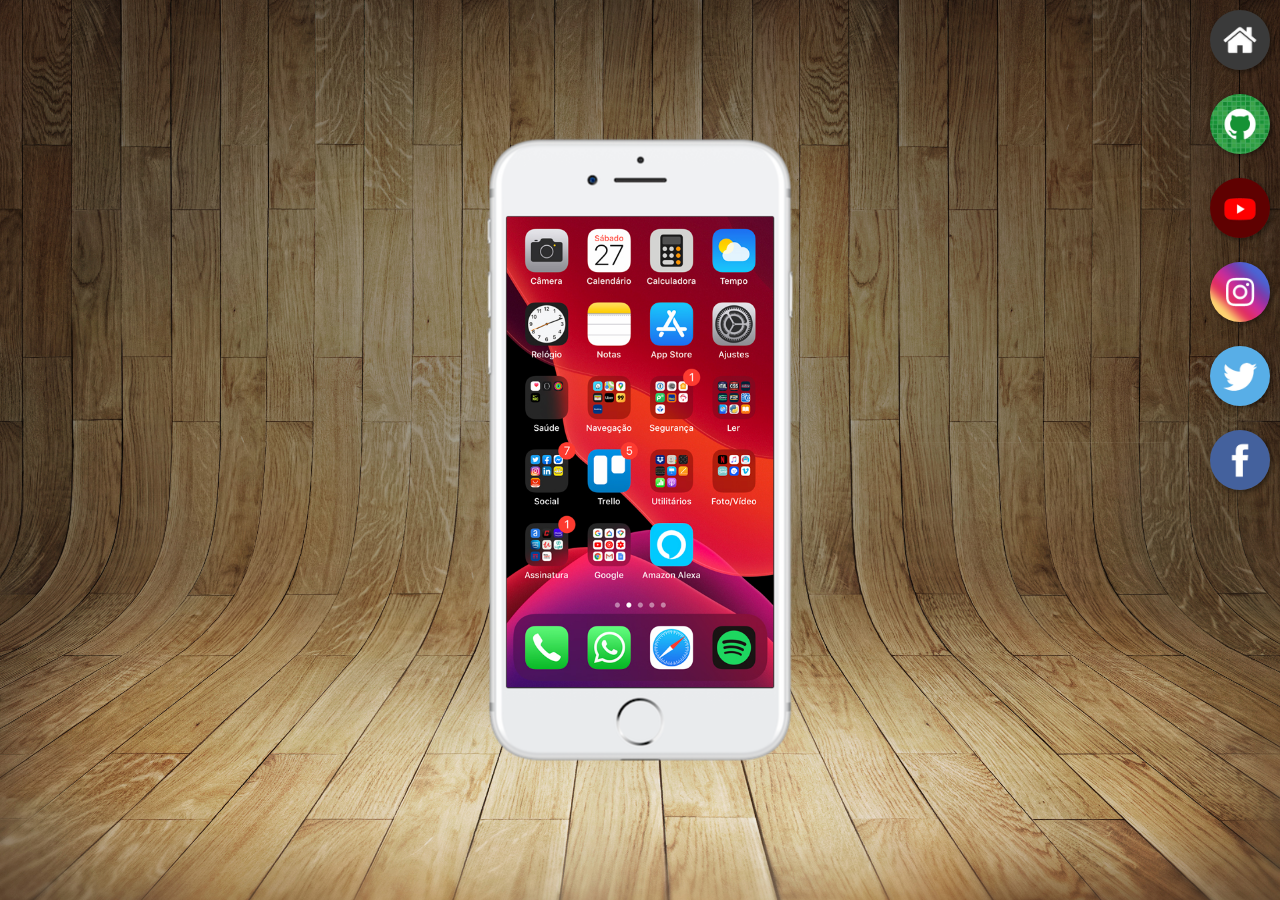
<file: index.html>
<!DOCTYPE html>
<html lang="pt-br">
<head>
    <meta charset="UTF-8">
    <meta name="viewport" content="width=device-width, initial-scale=1.0">
    <title>Projeto Redes Sociais</title>
    <link rel="shortcut icon" href="pacote-d015/pacote-d015/favicon.ico" type="image/x-icon">
    <link rel="stylesheet" href="/estilos/style.css">
</head>
<body>
    <main>
        <section id="telefone">
            <iframe src="home.html" frameborder="0" name="tela" id="tela">Seu navegador não é compatível com isso</iframe>
        </section>

        <section id="redes-sociais">
            <a href="home.html" target="tela"><img src="pacote-d015/pacote-d015/imagens/logo-home.jpg" alt="home" class="logo"></a>

            <a href="github.html" target="tela"><img src="pacote-d015/pacote-d015/imagens/logo-github.jpg" alt="github" class="logo"></a>

            <a href="youtube.html" target="tela"><img src="pacote-d015/pacote-d015/imagens/logo-youtube.jpg" alt="youtube" class="logo"></a>

            <a href="instagram.html" target="tela"><img src="pacote-d015/pacote-d015/imagens/logo-instagram.jpg" alt="youtube" class="logo"></a>

            <a href="twitter.html" target="tela"><img src="pacote-d015/pacote-d015/imagens/logo-twitter.jpg" alt="twitter" class="logo"></a>

            <a href="facebook.html" target="tela"><img src="pacote-d015/pacote-d015/imagens/logo-facebook.jpg" alt="facebook" class="logo"></a>
        </section>
    </main>
</body>
</html>
</file>
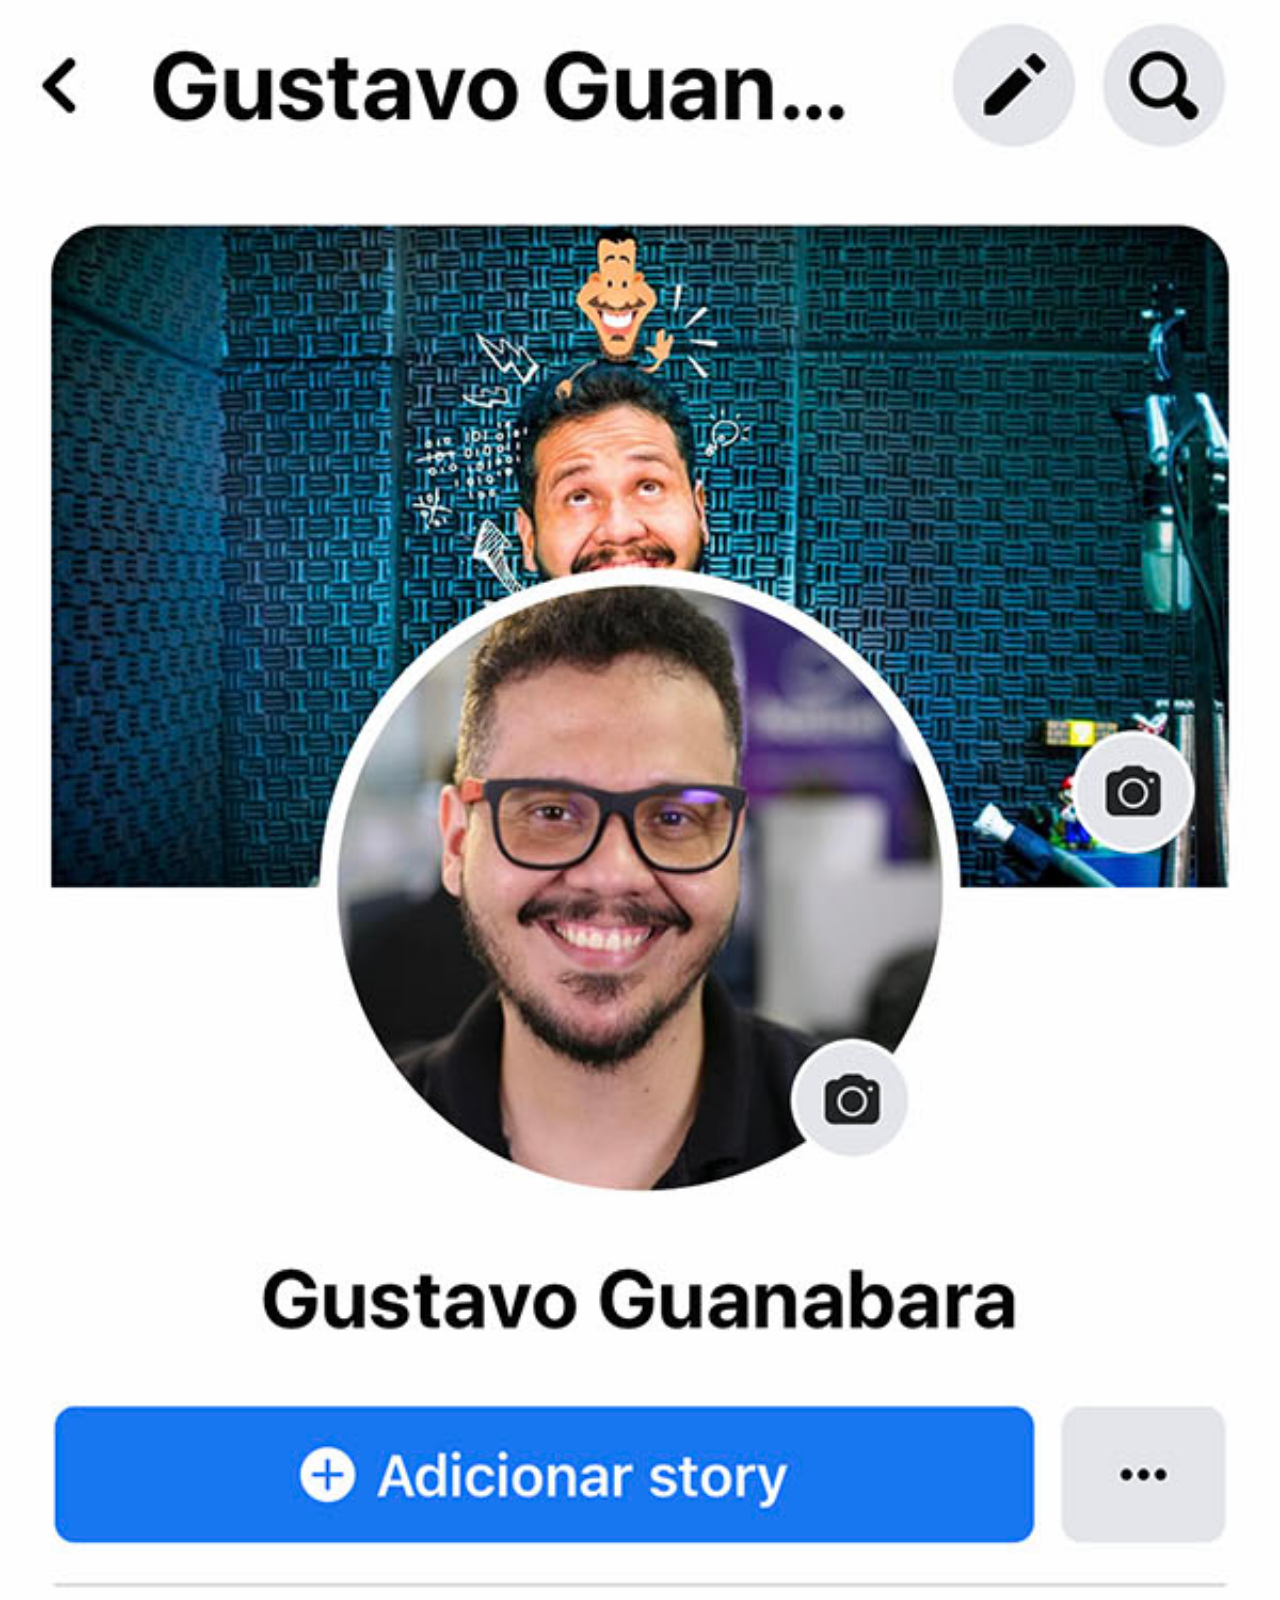
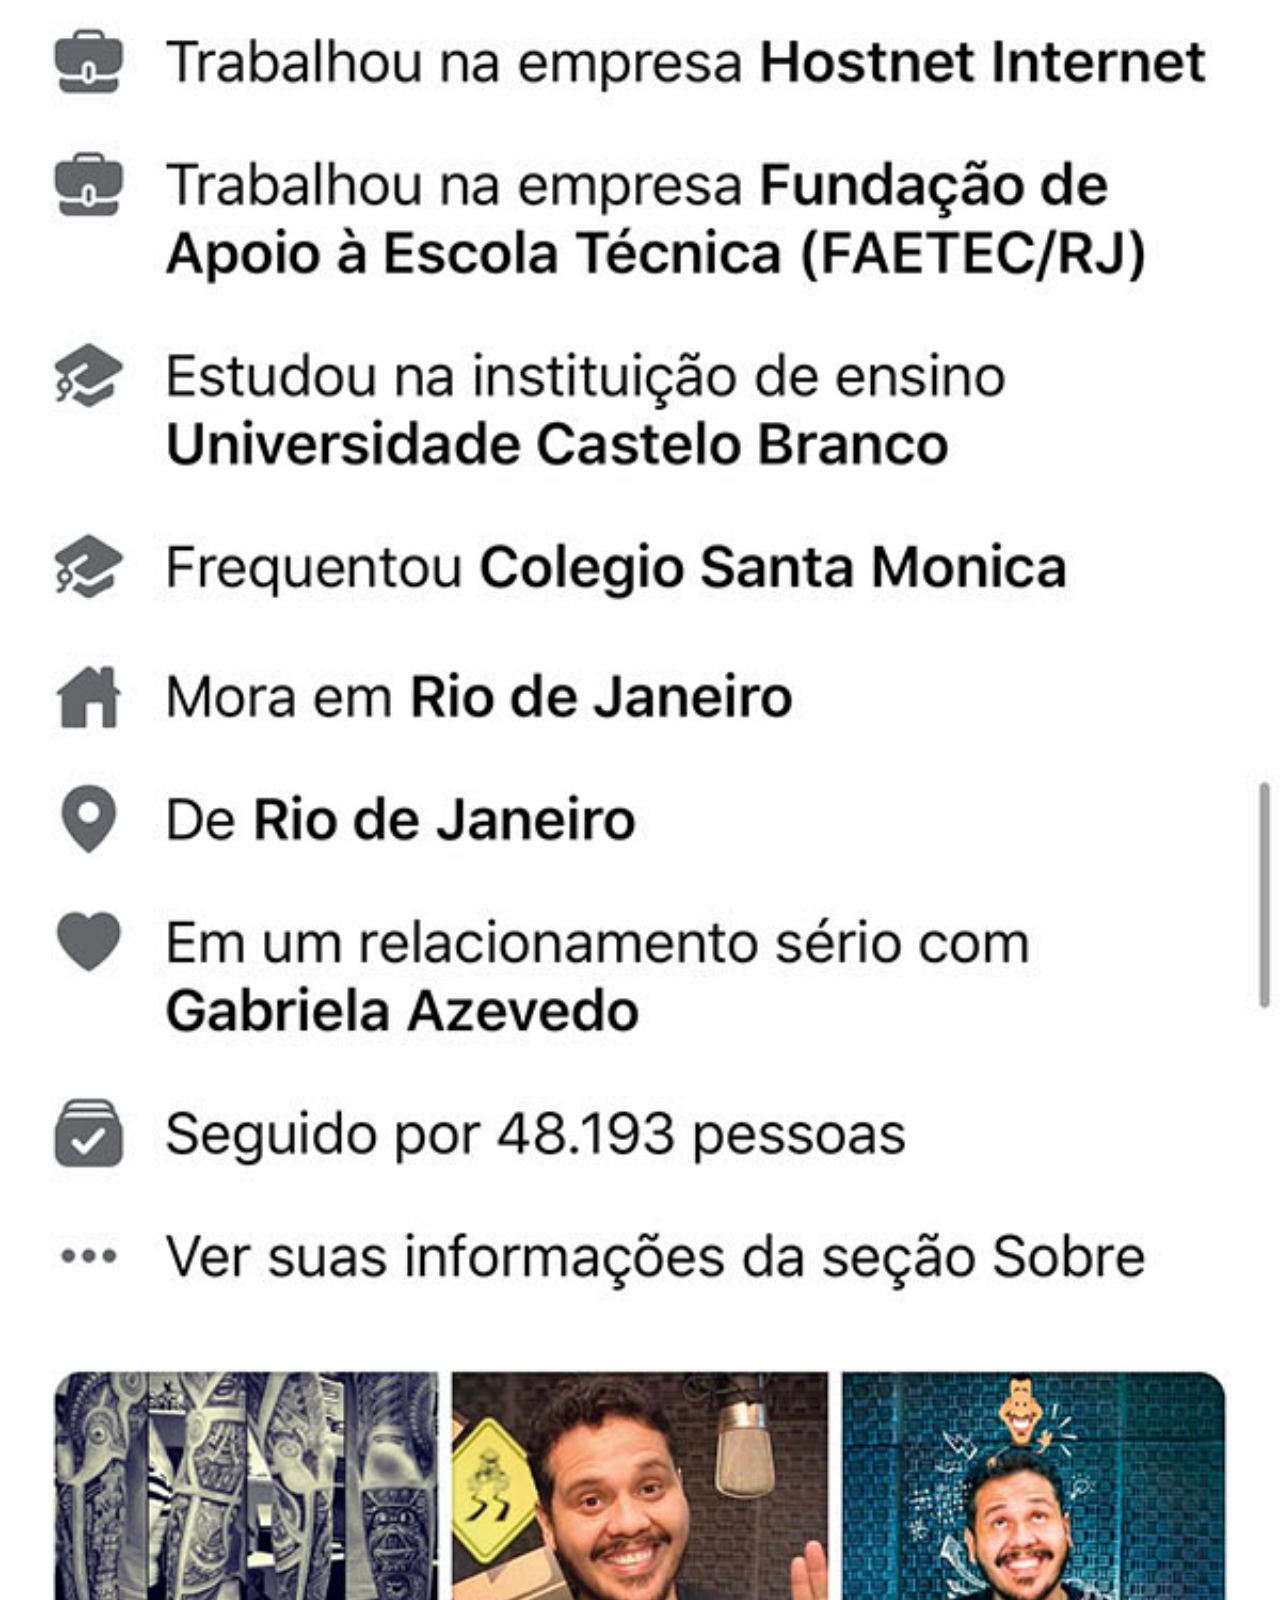
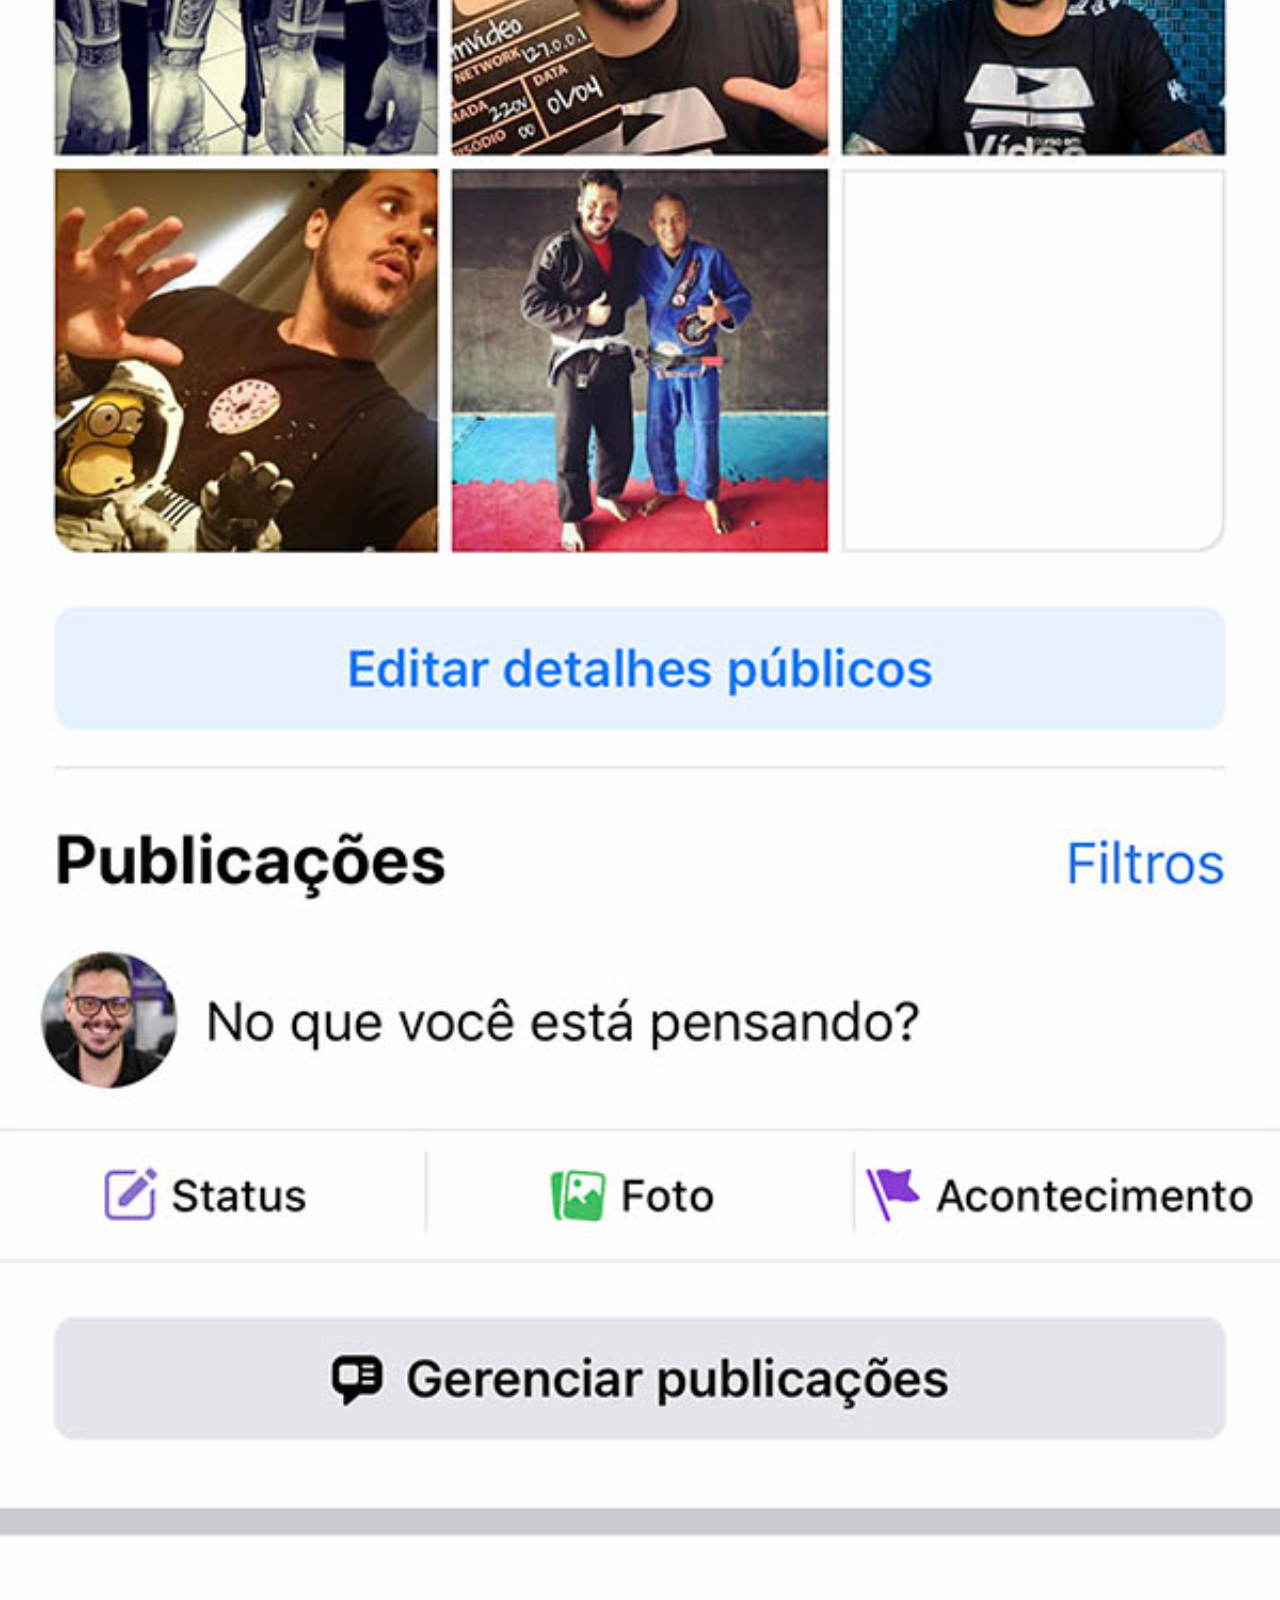
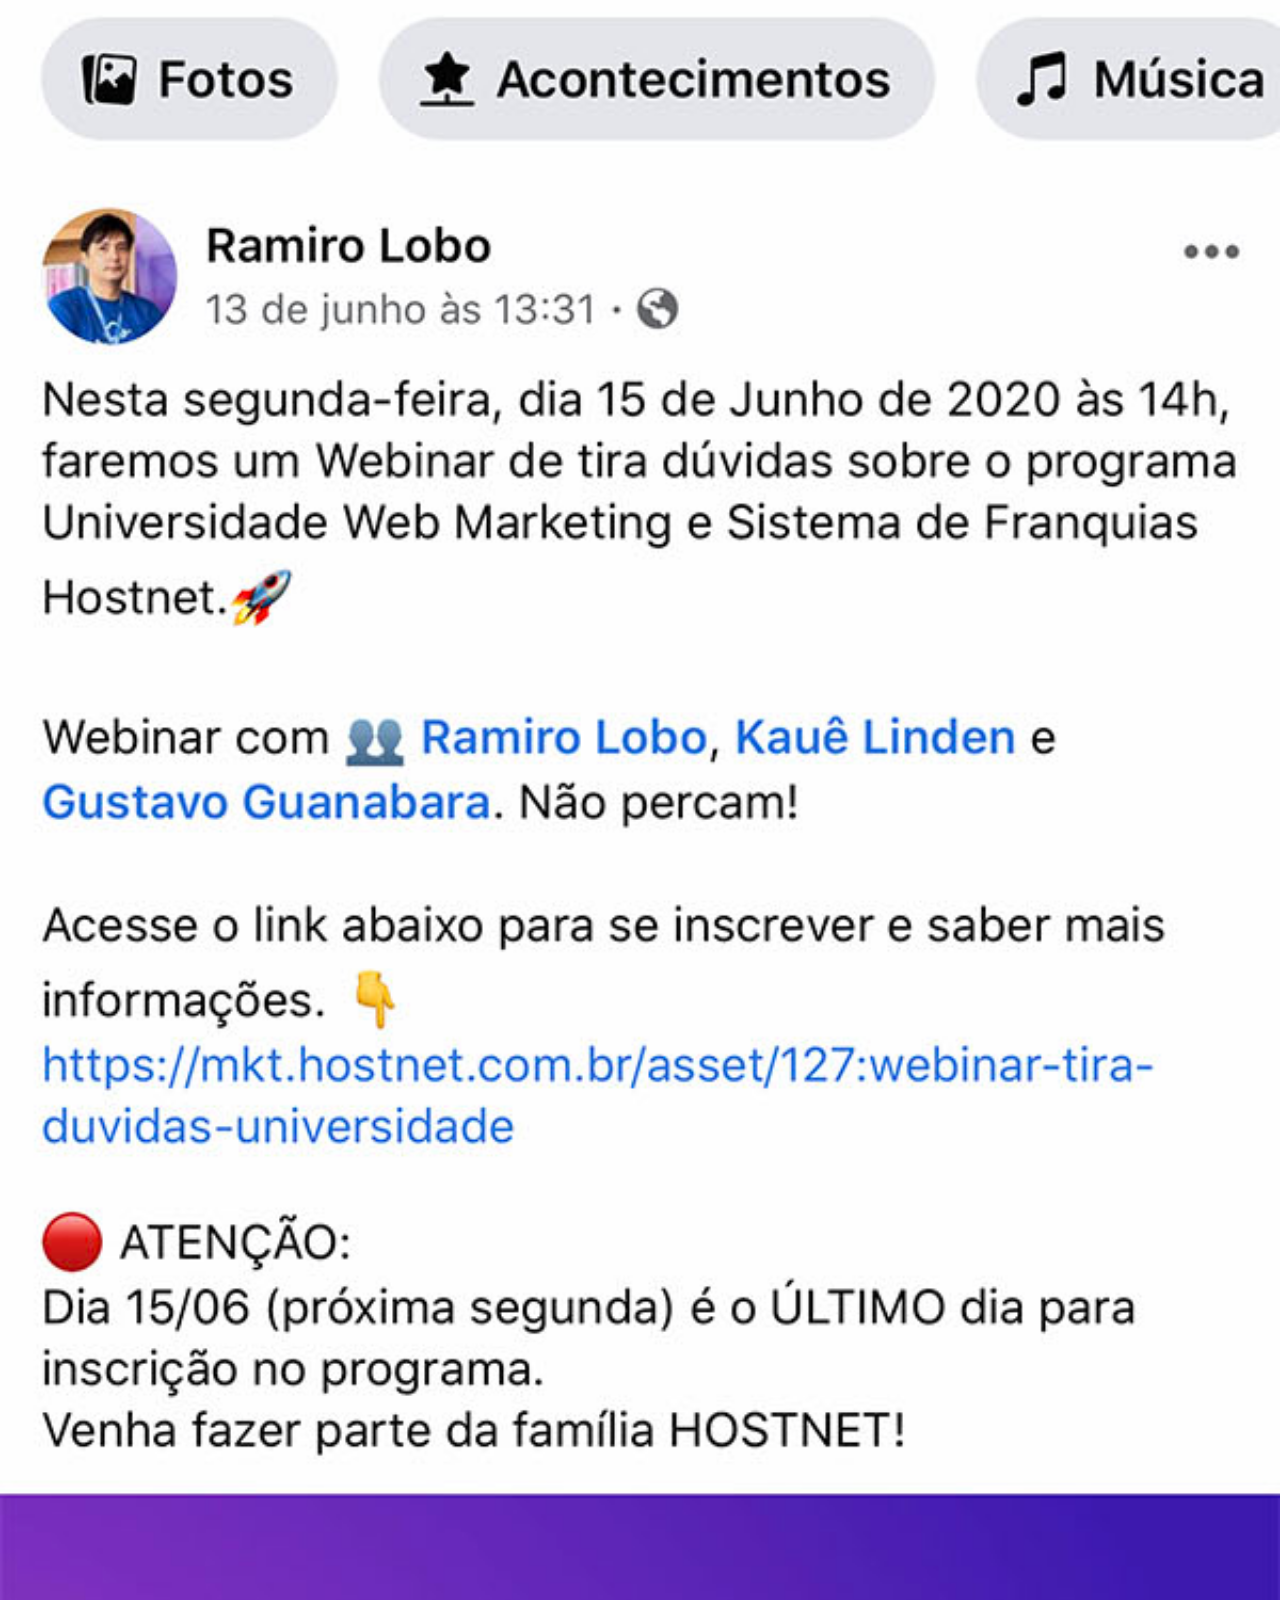
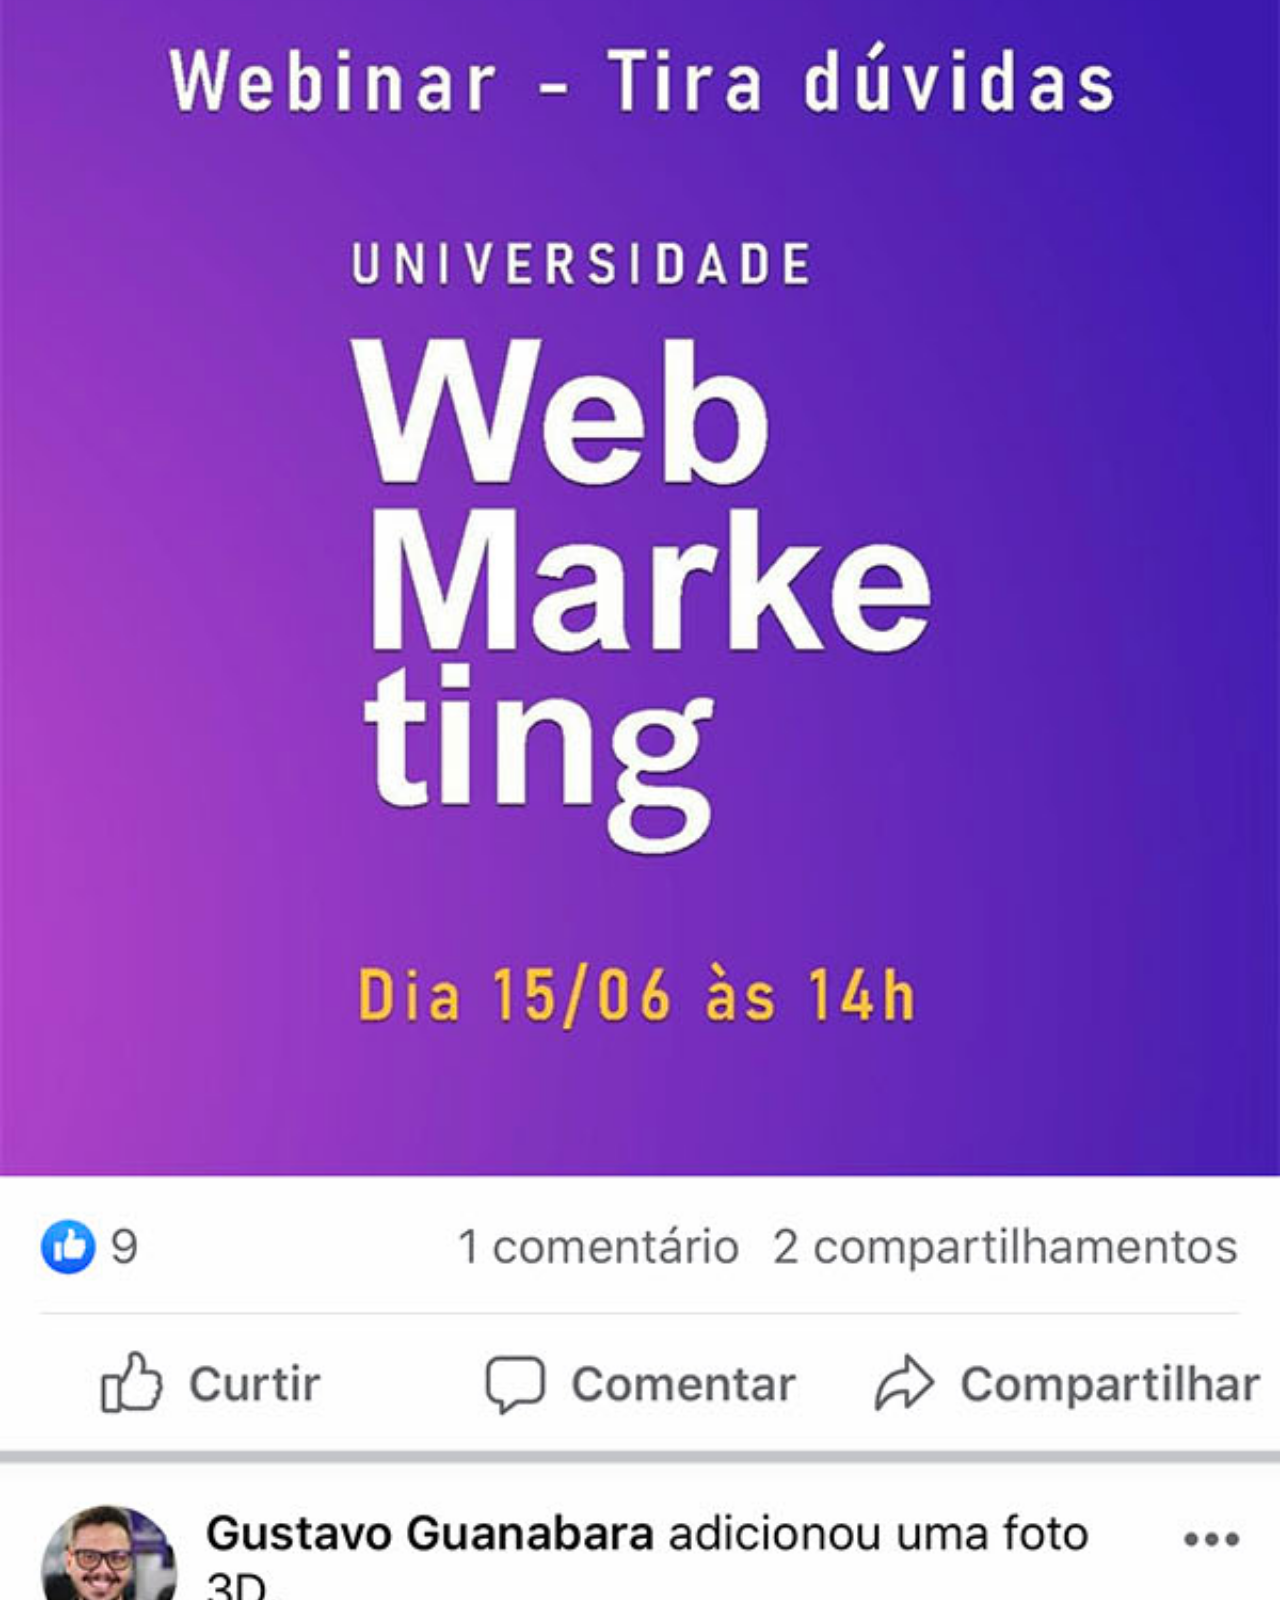
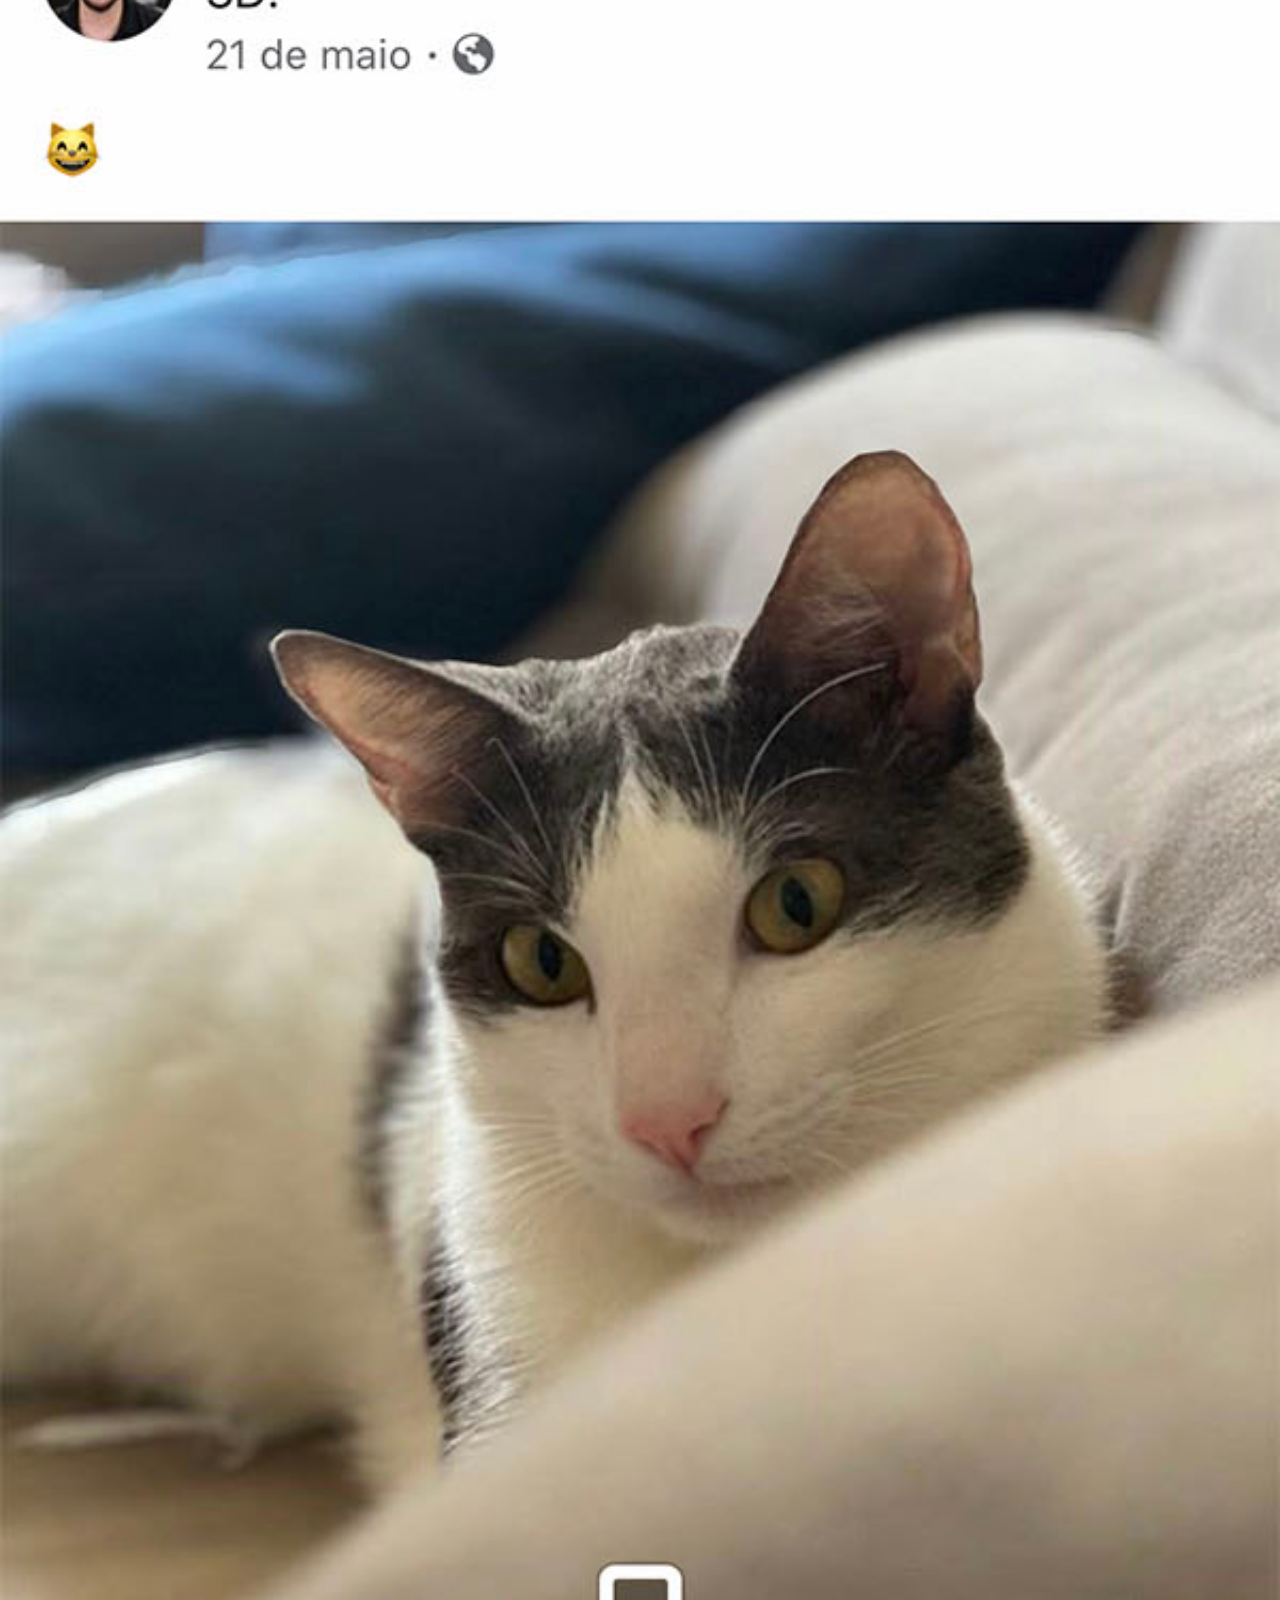
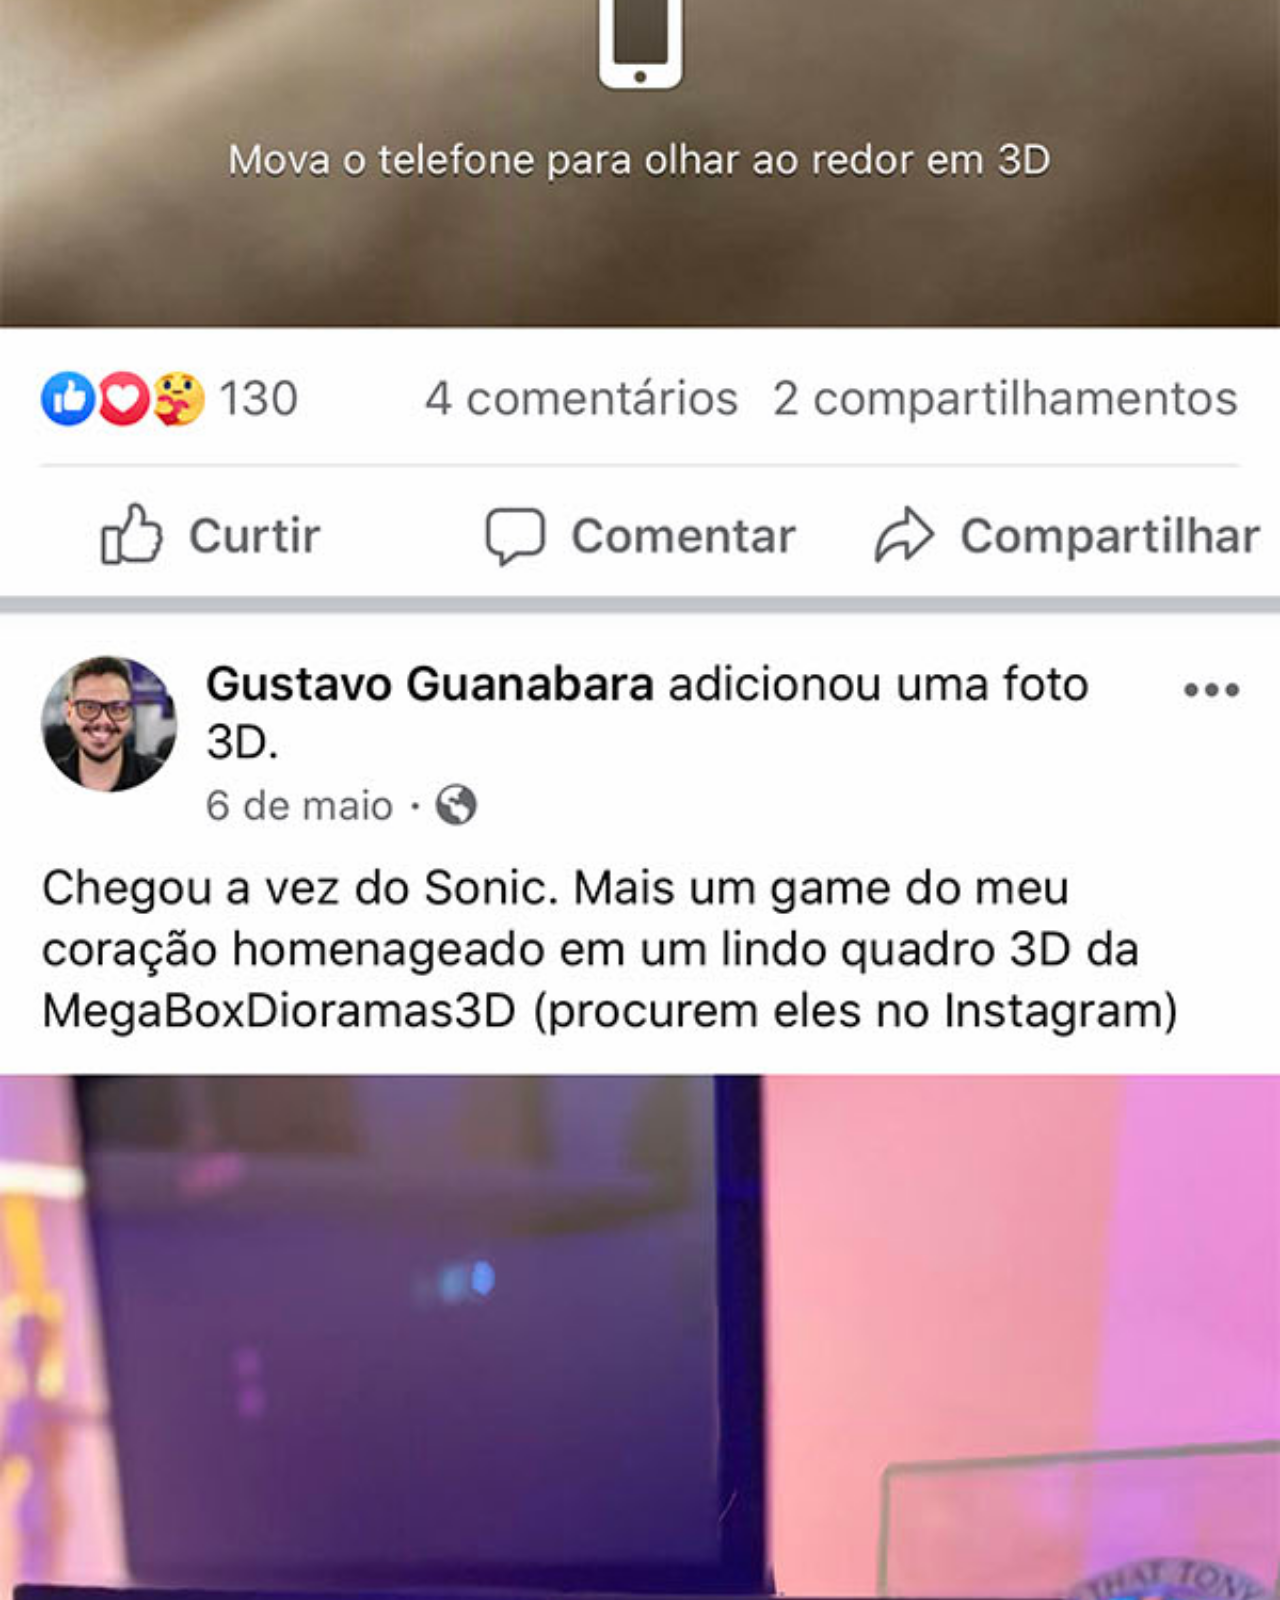
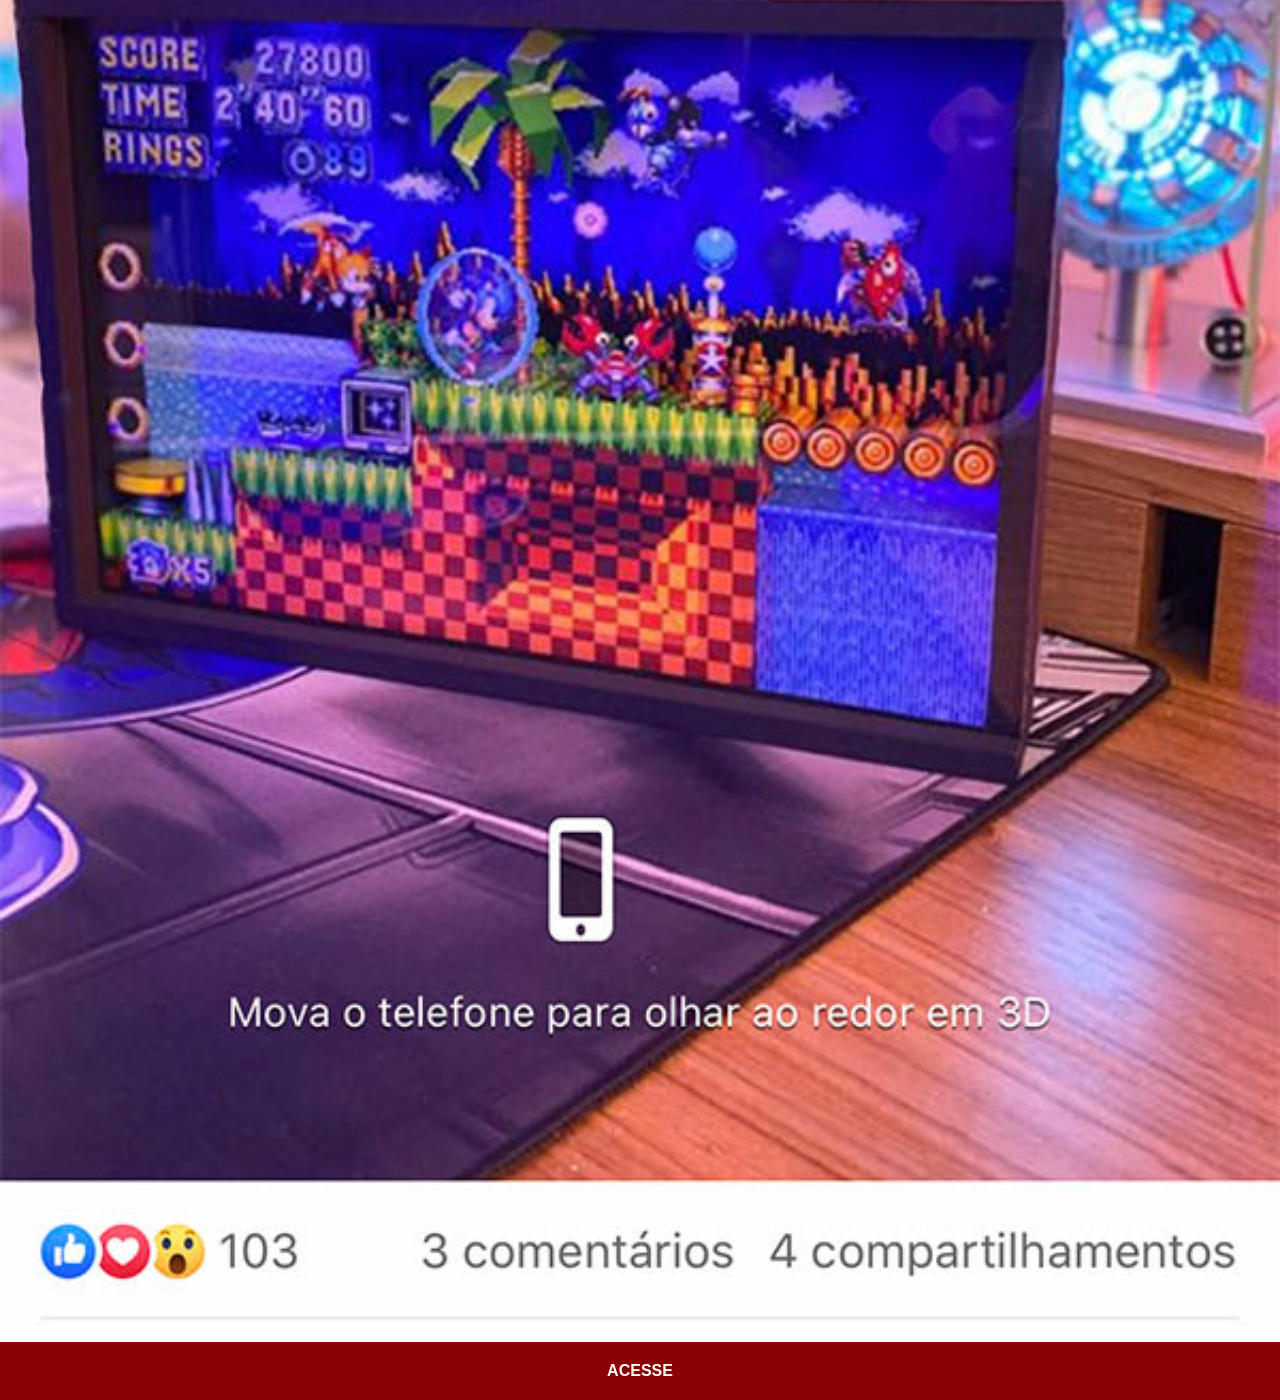
<file: facebook.html>
<!DOCTYPE html>
<html lang="pt-br">
<head>
    <meta charset="UTF-8">
    <meta name="viewport" content="width=device-width, initial-scale=1.0">
    <title>Facebook</title>
    <link rel="stylesheet" href="estilos/social.css".css">
</head>
<body>
    <img src="pacote-d015/pacote-d015/imagens/tela-facebook.jpg" alt="Facebook">
    <a href="https://www.facebook.com/gustavoguanabara" target="_blank">ACESSE</a>
</body>
</html>
</file>
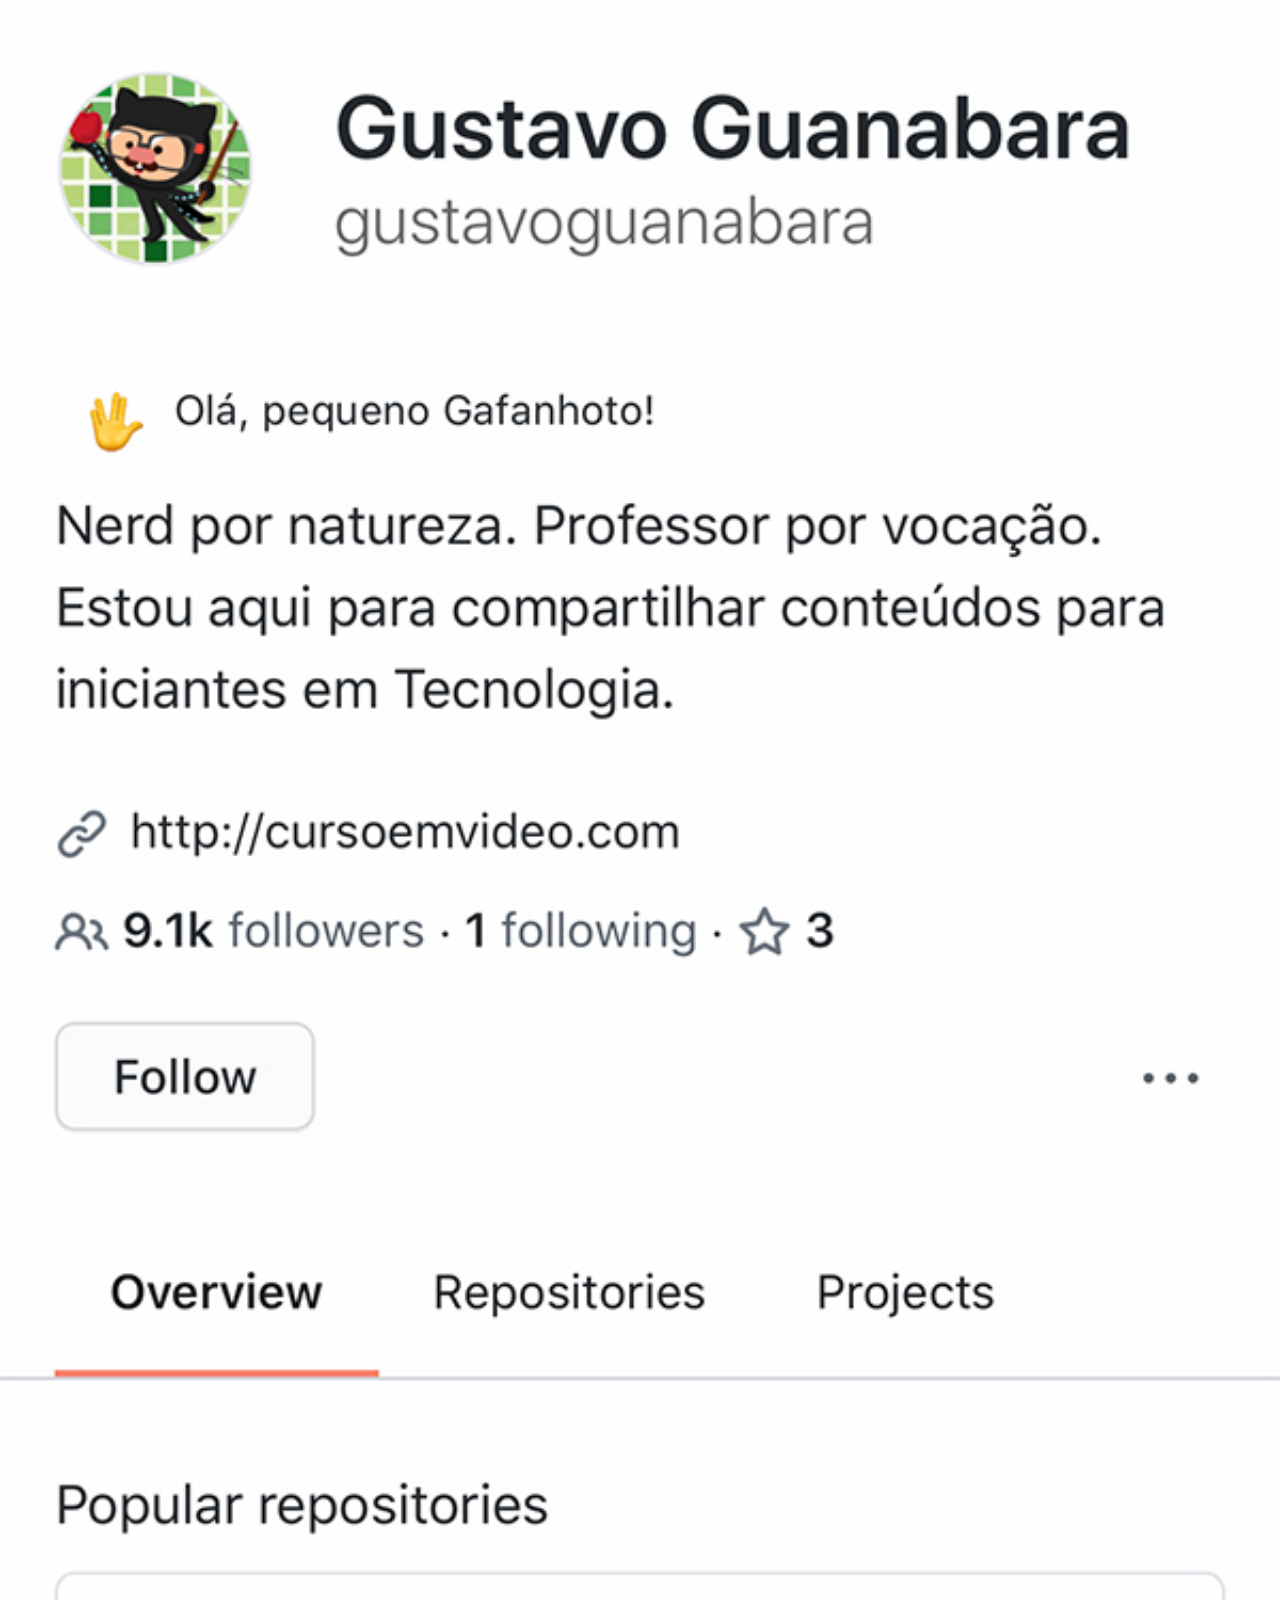
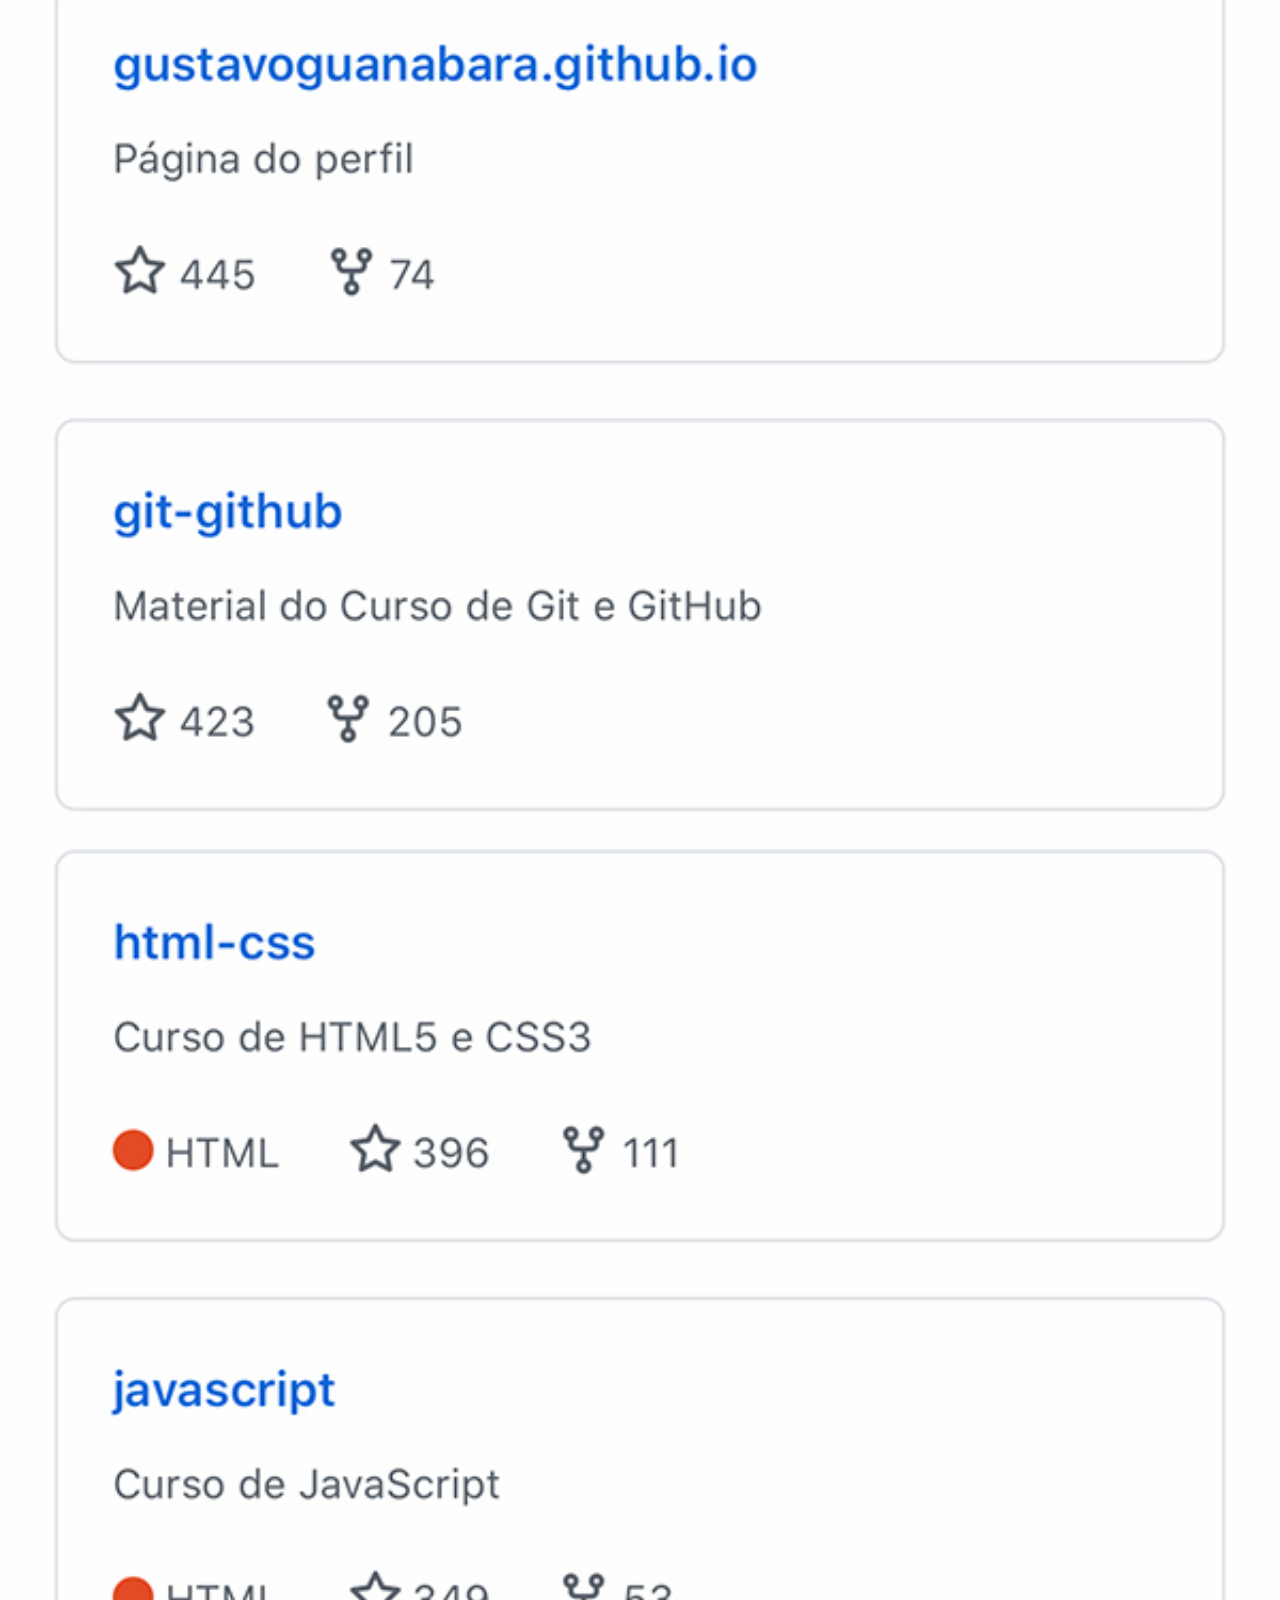
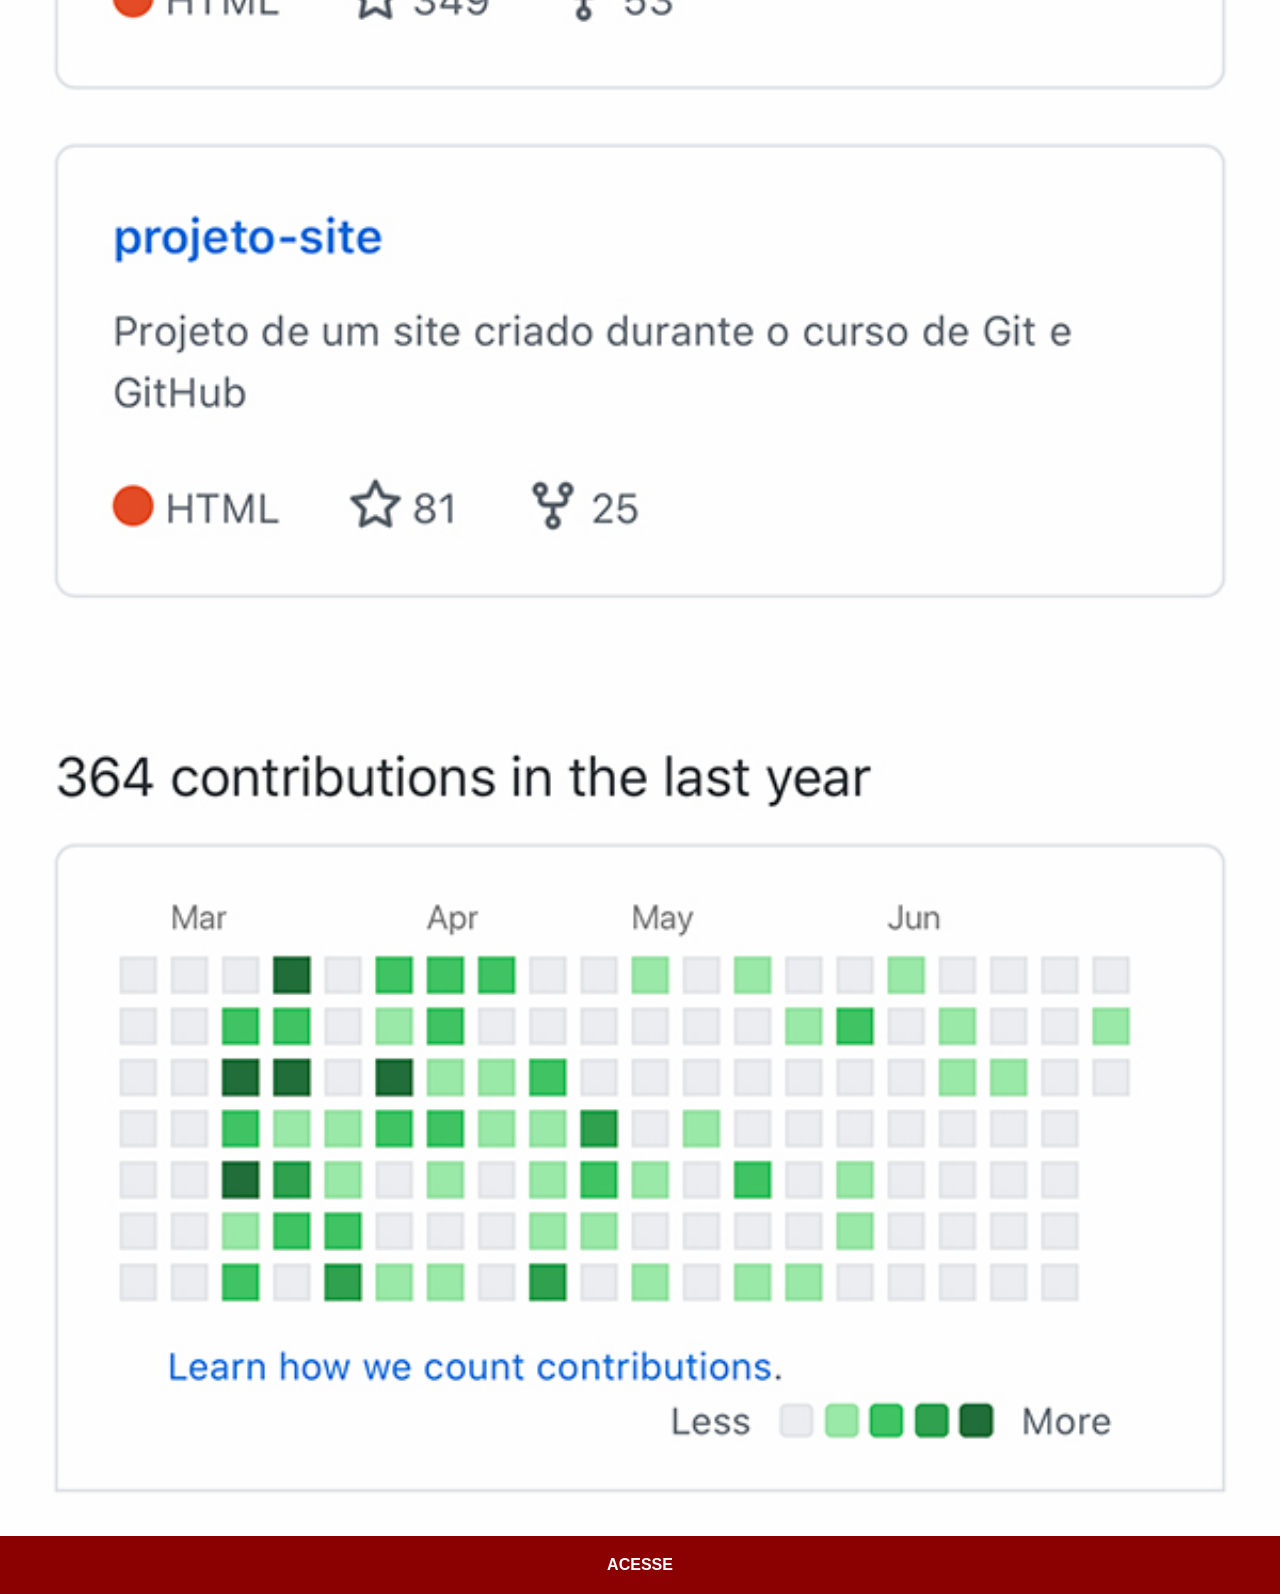
<file: github.html>
<!DOCTYPE html>
<html lang="pt-br">
<head>
    <meta charset="UTF-8">
    <meta name="viewport" content="width=device-width, initial-scale=1.0">
    <title>GitHub</title>
    <link rel="stylesheet" href="estilos/social.css">
</head>
<body>
    <img src="pacote-d015/pacote-d015/imagens/tela-github.jpg" alt="Github">
    <a href="https://github.com/gustavoguanabara" target="_blank">ACESSE</a>
</body>
</html>
</file>
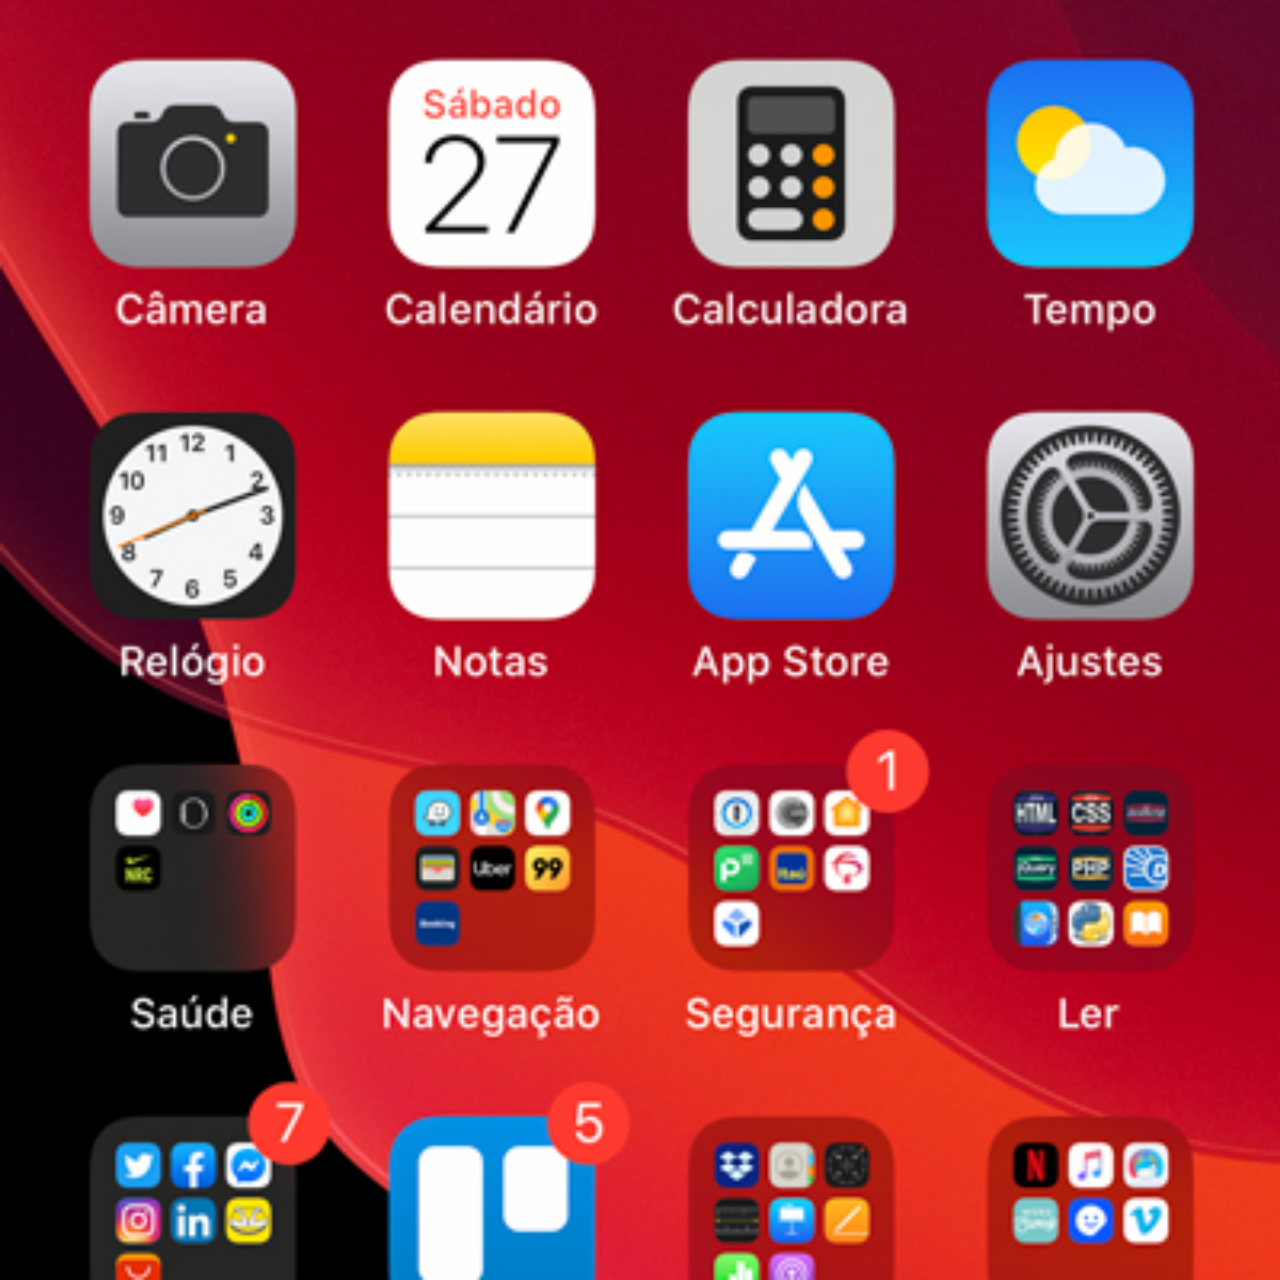
<file: home.html>
<!DOCTYPE html>
<html lang="pt-br">
<head>
    <meta charset="UTF-8">
    <meta name="viewport" content="width=device-width, initial-scale=1.0">
    <title>Home</title>
    <style>
        * {
            margin: 0;
            padding: 0;
        }

        body {
            width: 100vw;
            height: 100vw;
            background: black url(pacote-d015/pacote-d015/imagens/tela-home.jpg) no-repeat top center;
            background-size: cover;
        }
    </style>
</head>
<body>
    
</body>
</html>
</file>
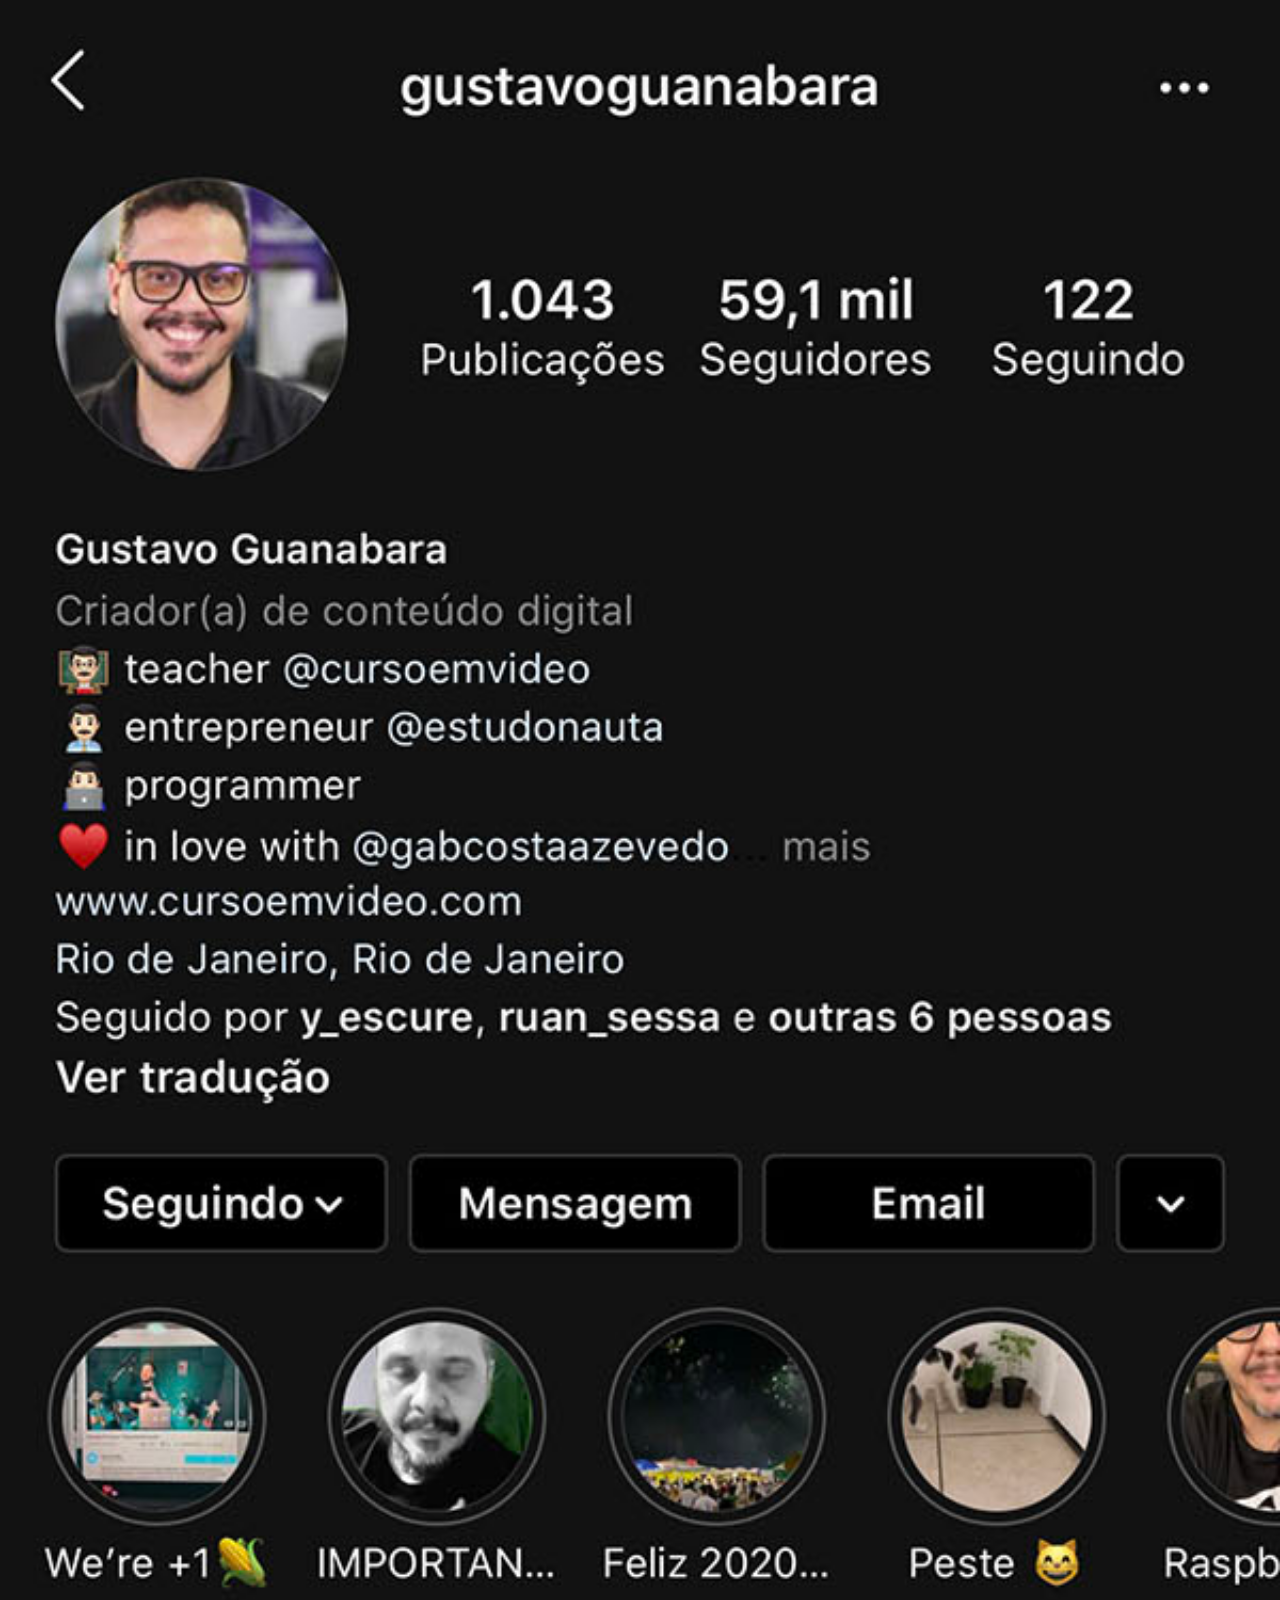
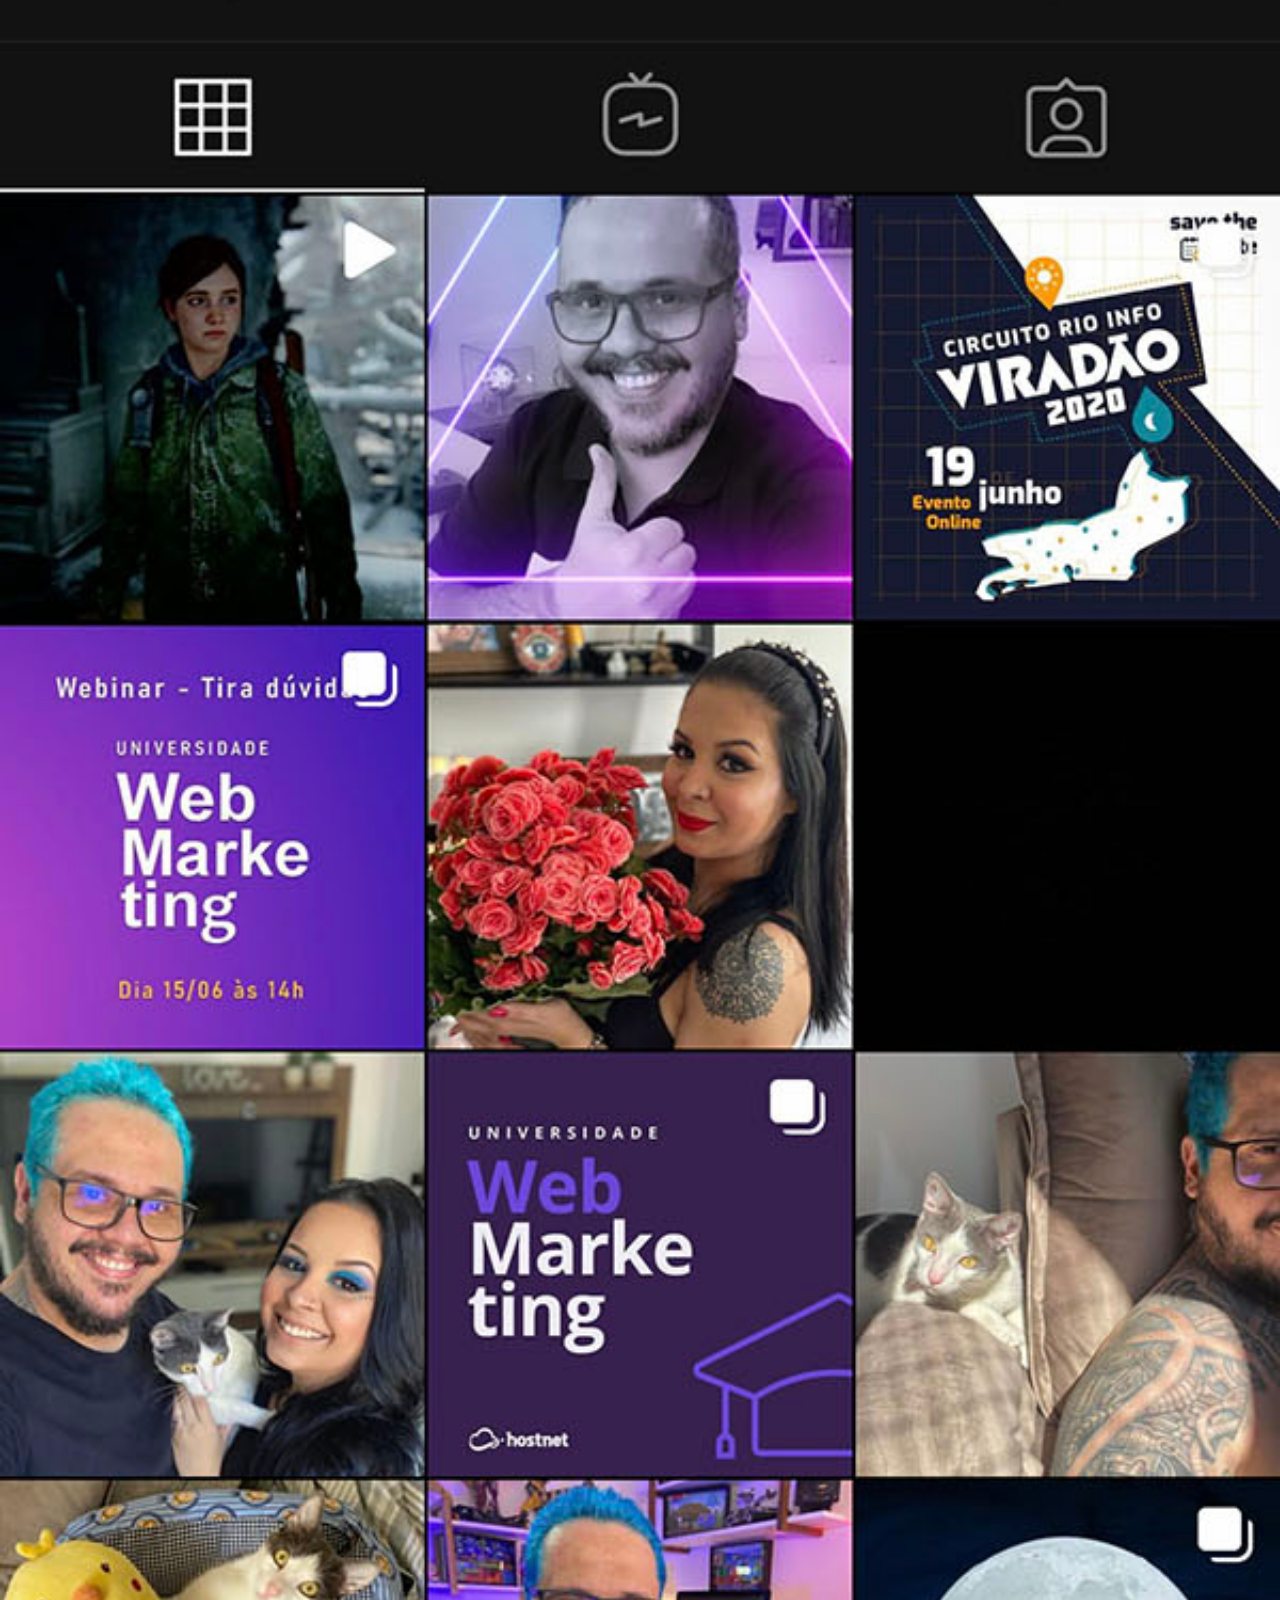
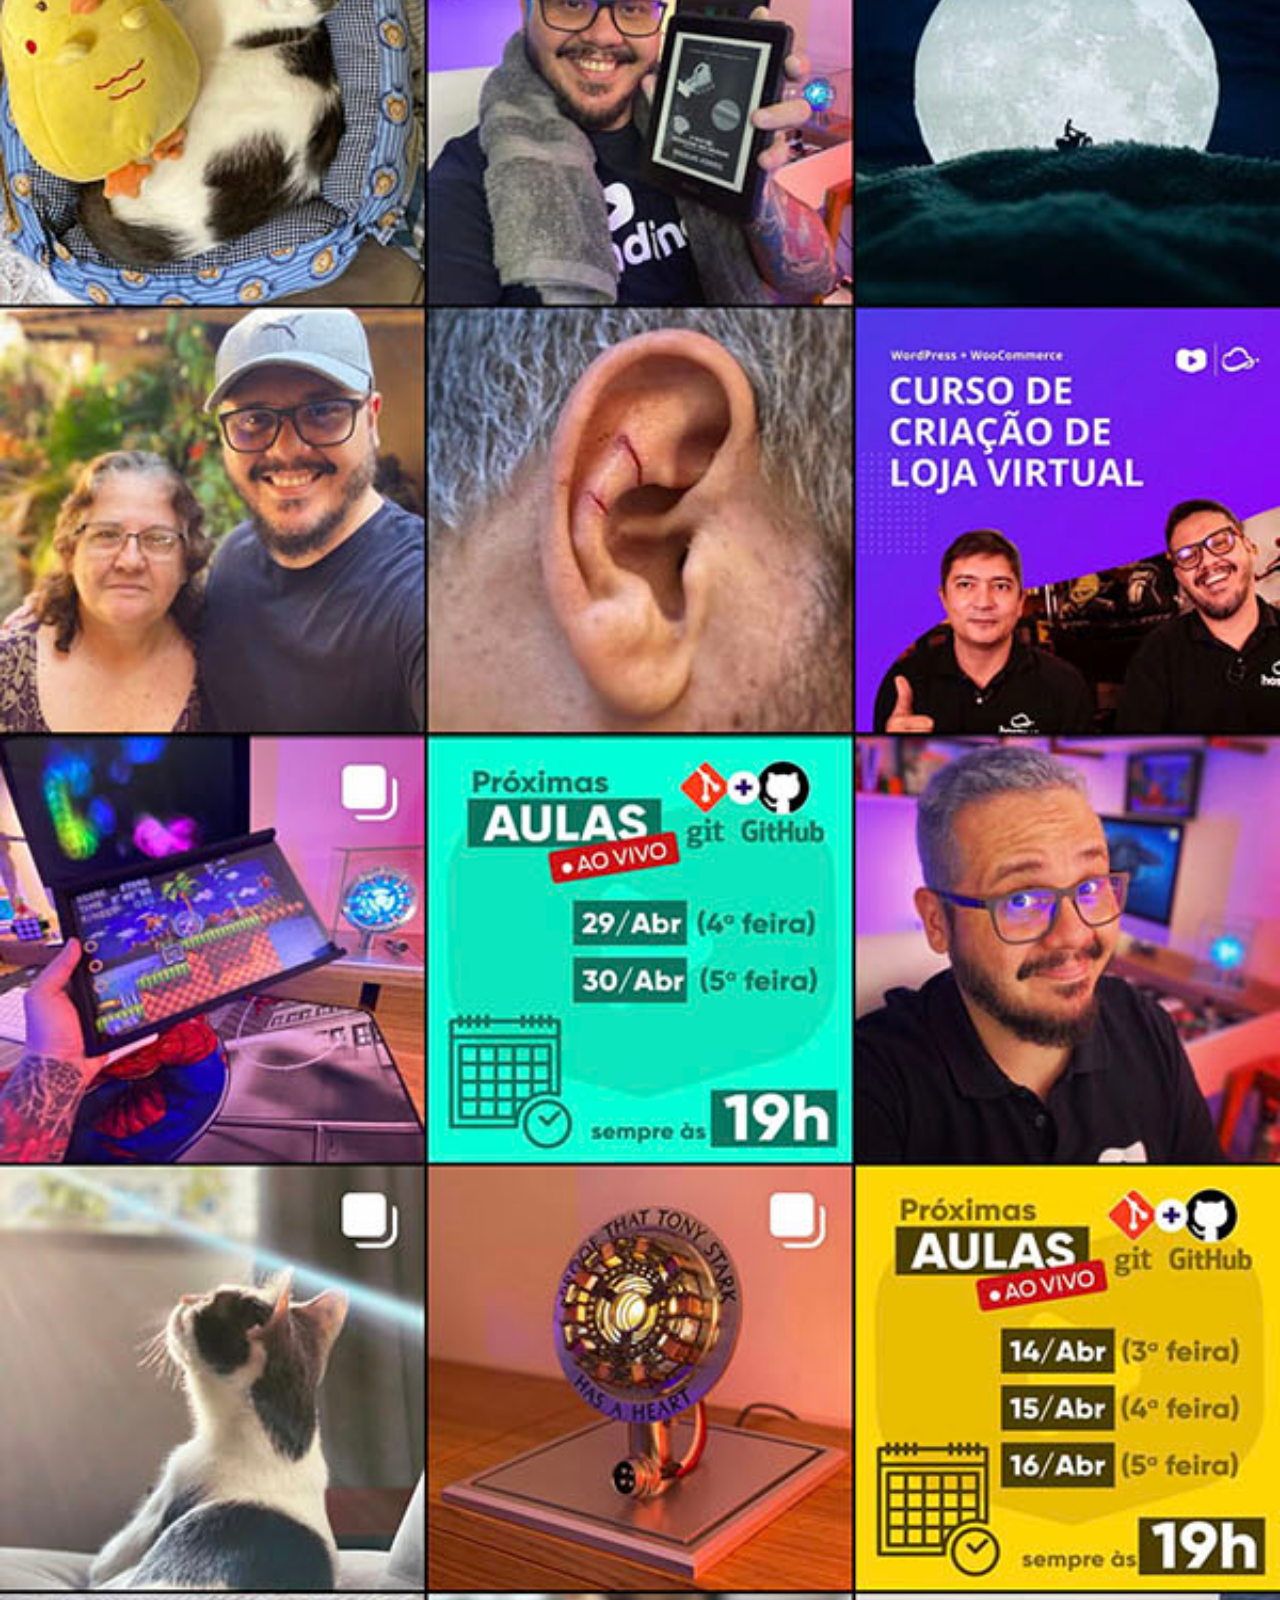
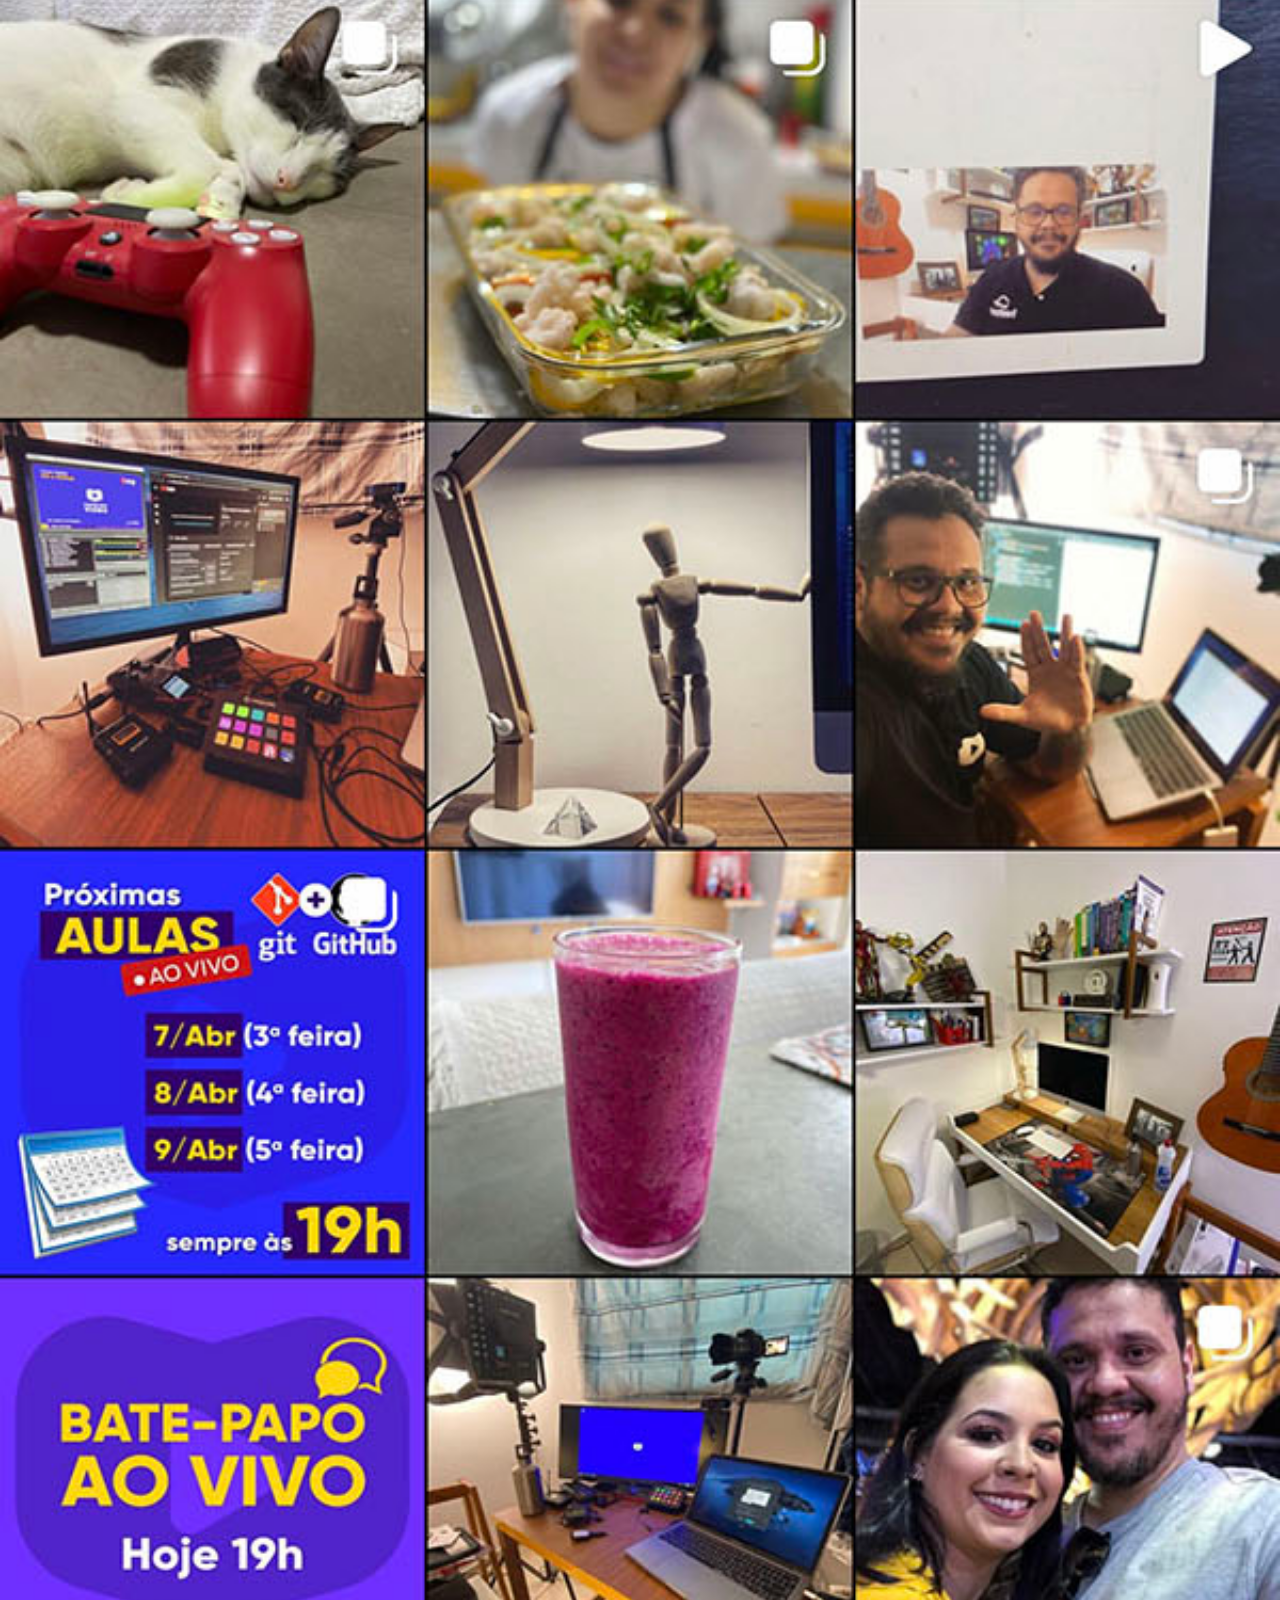
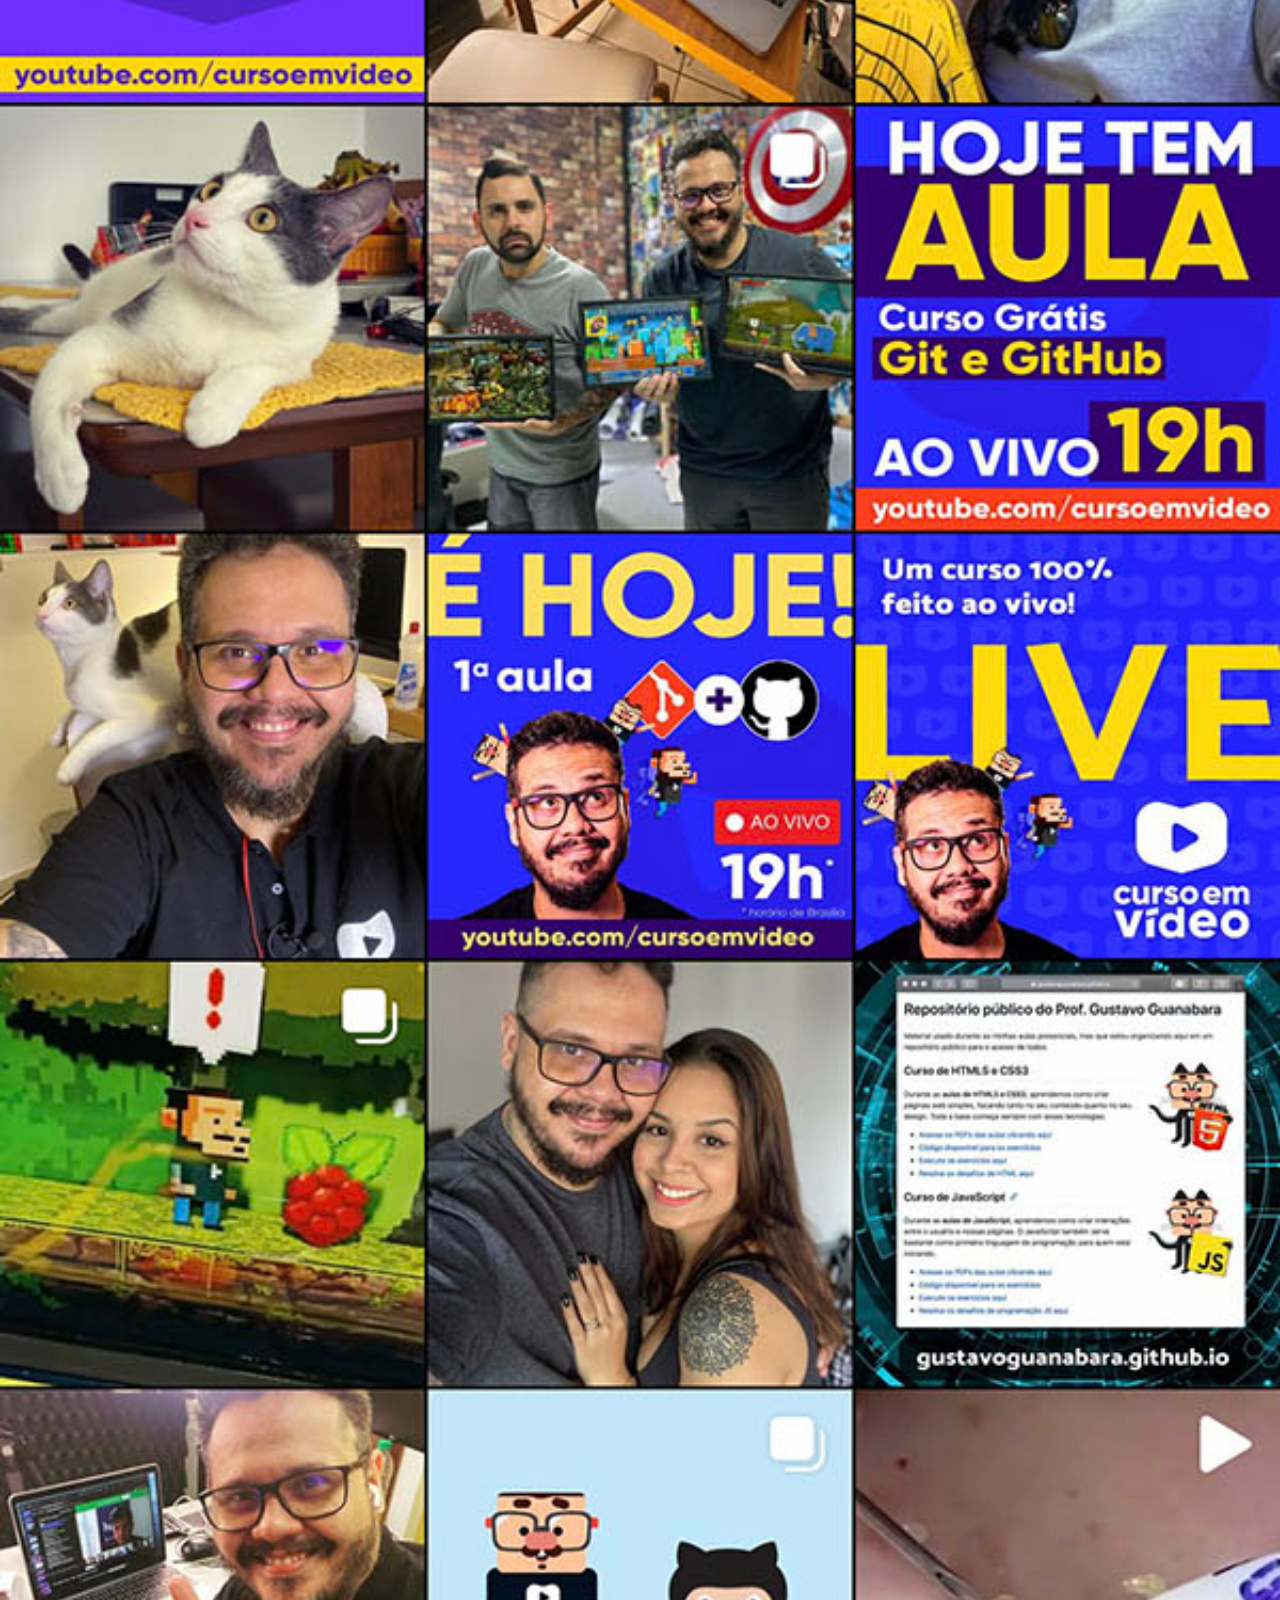
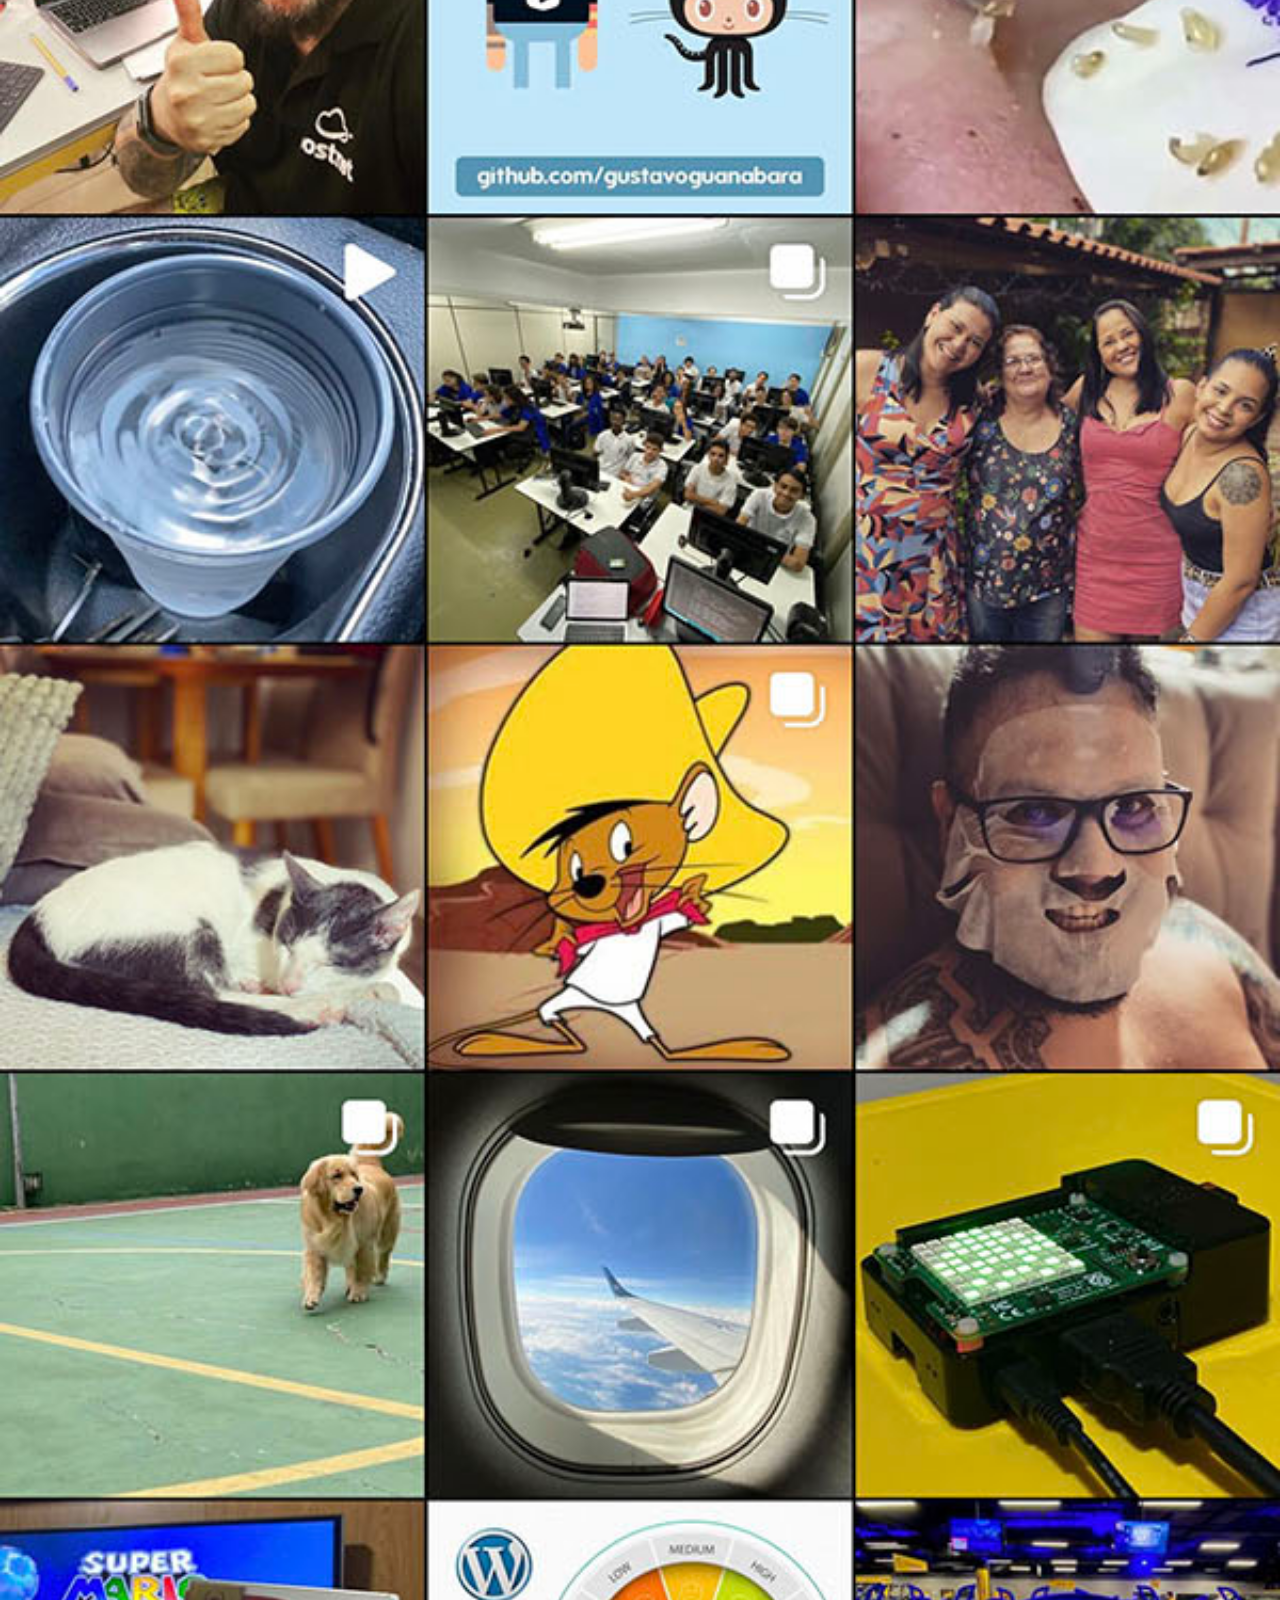
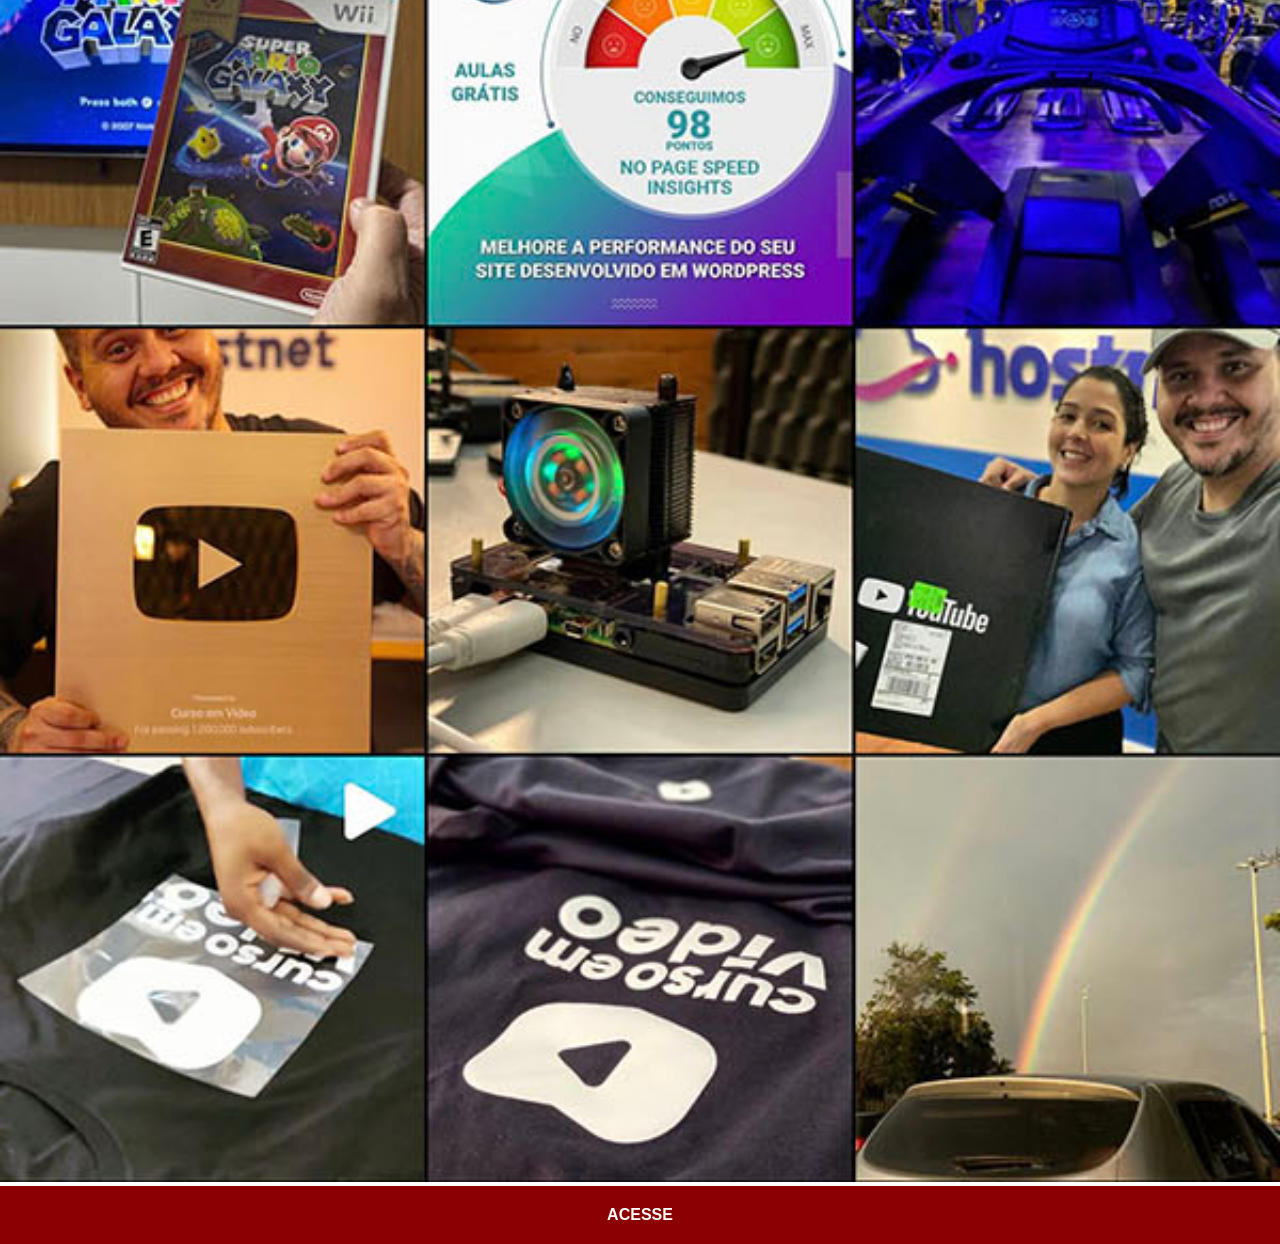
<file: instagram.html>
<!DOCTYPE html>
<html lang="pt-br">
<head>
    <meta charset="UTF-8">
    <meta name="viewport" content="width=device-width, initial-scale=1.0">
    <title>Instagram</title>
    <link rel="stylesheet" href="estilos/social.css".css">
</head>
<body>
    <img src="pacote-d015/pacote-d015/imagens/tela-instagram.jpg" alt="Instagram">
    <a href="https://www.instagram.com/gustavoguanabara/" target="_blank">ACESSE</a>
</body>
</html>
</file>
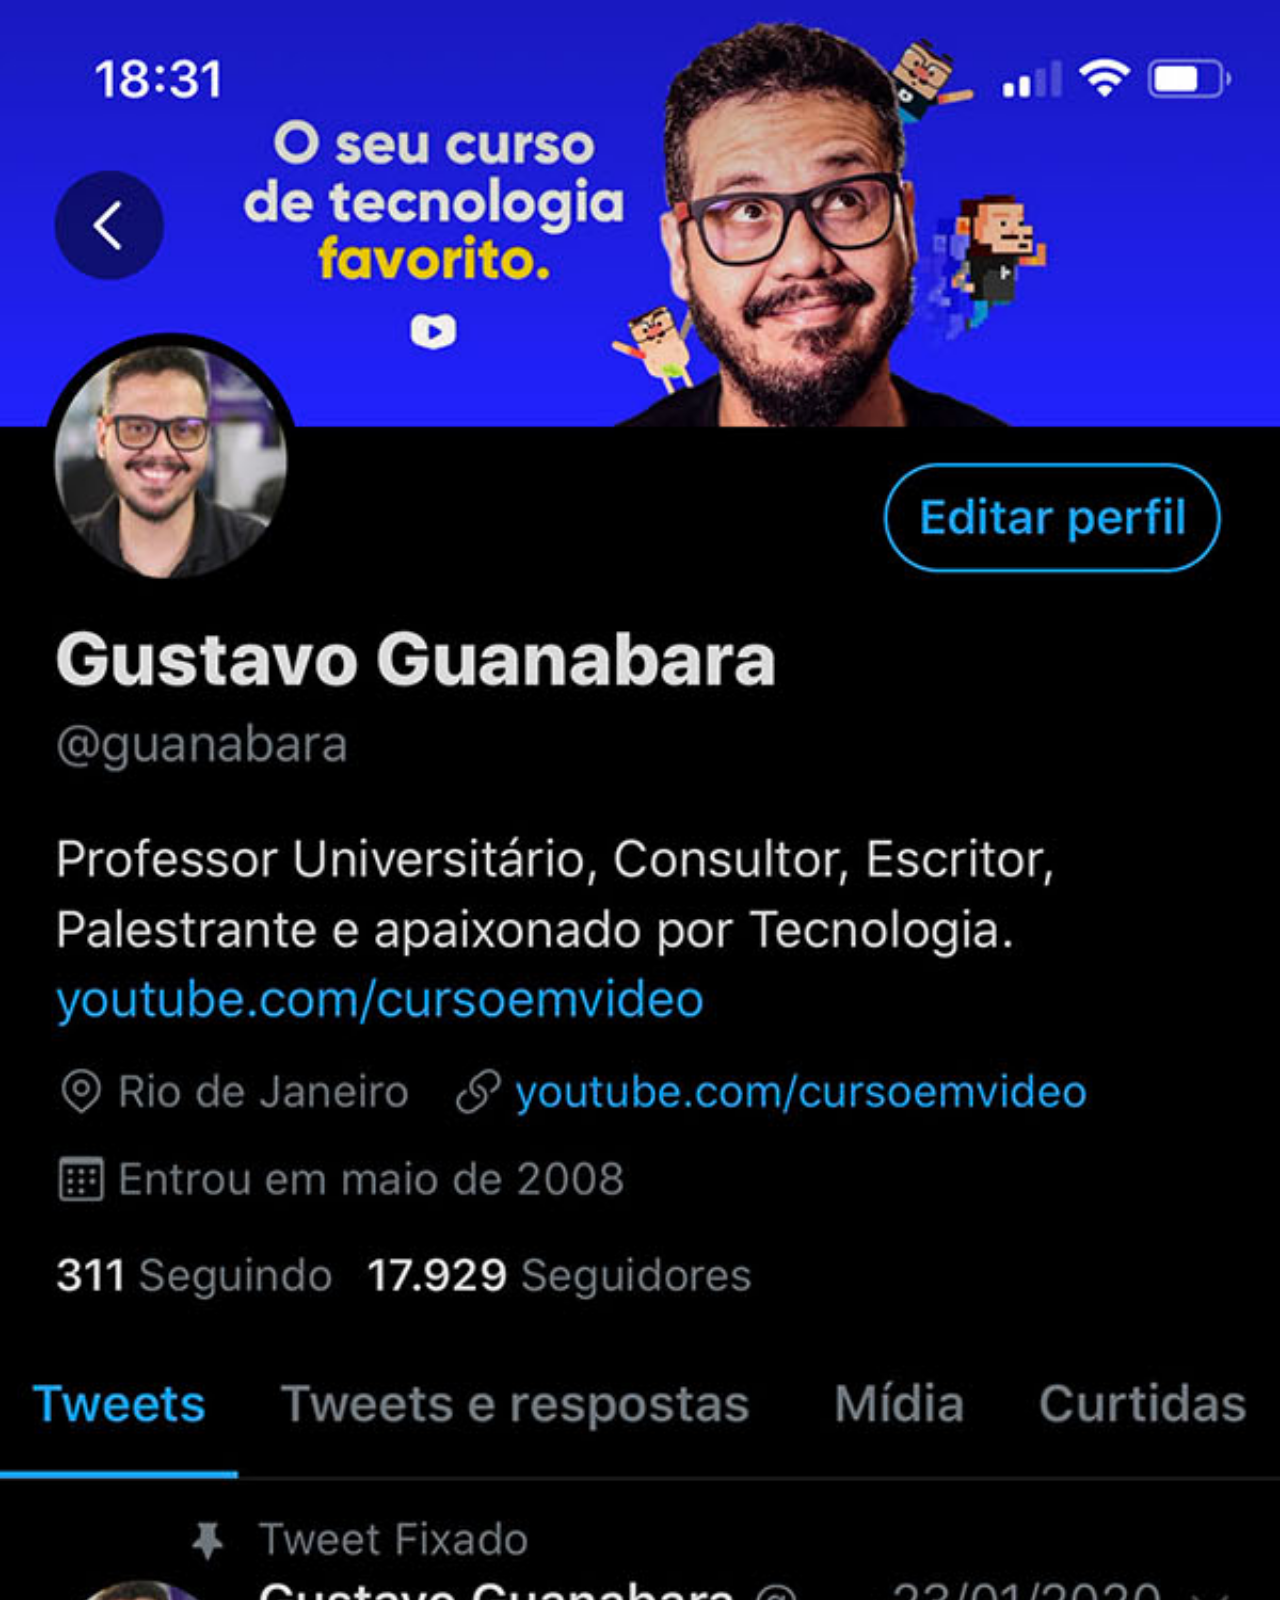
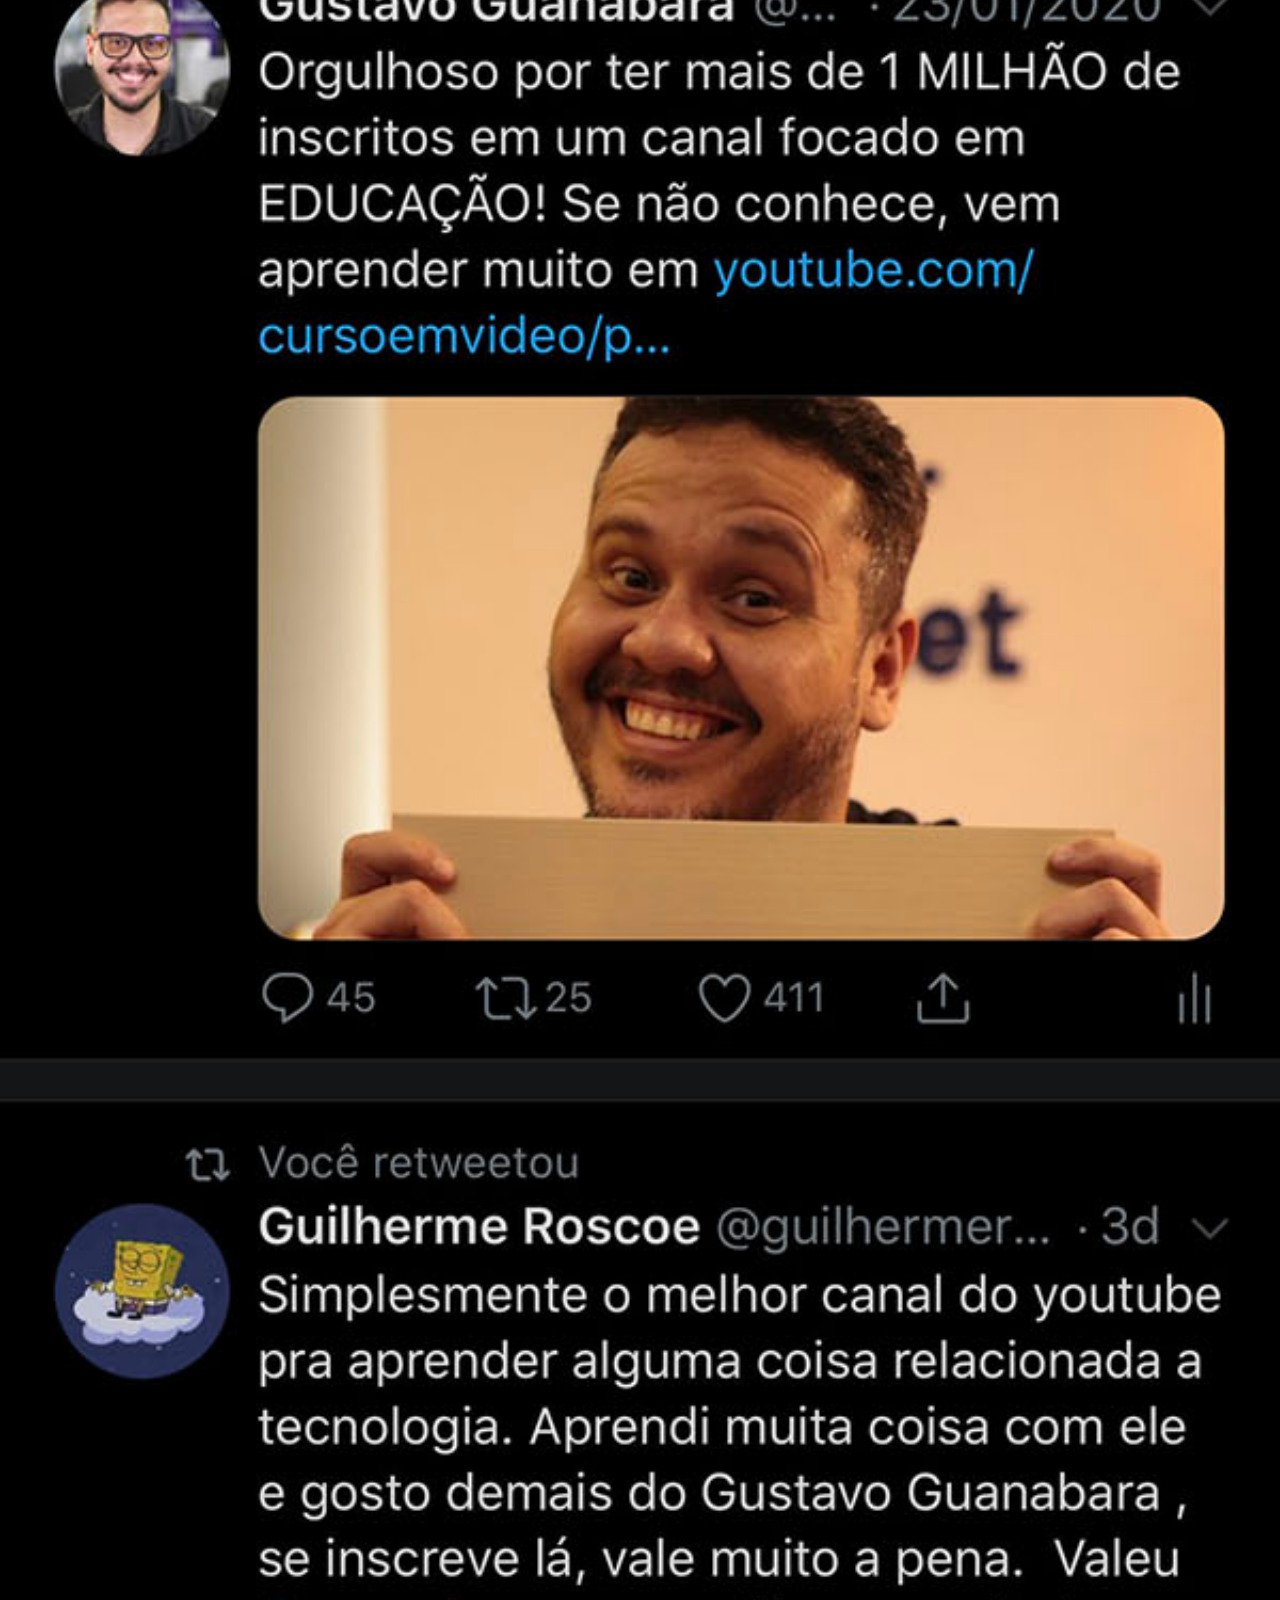
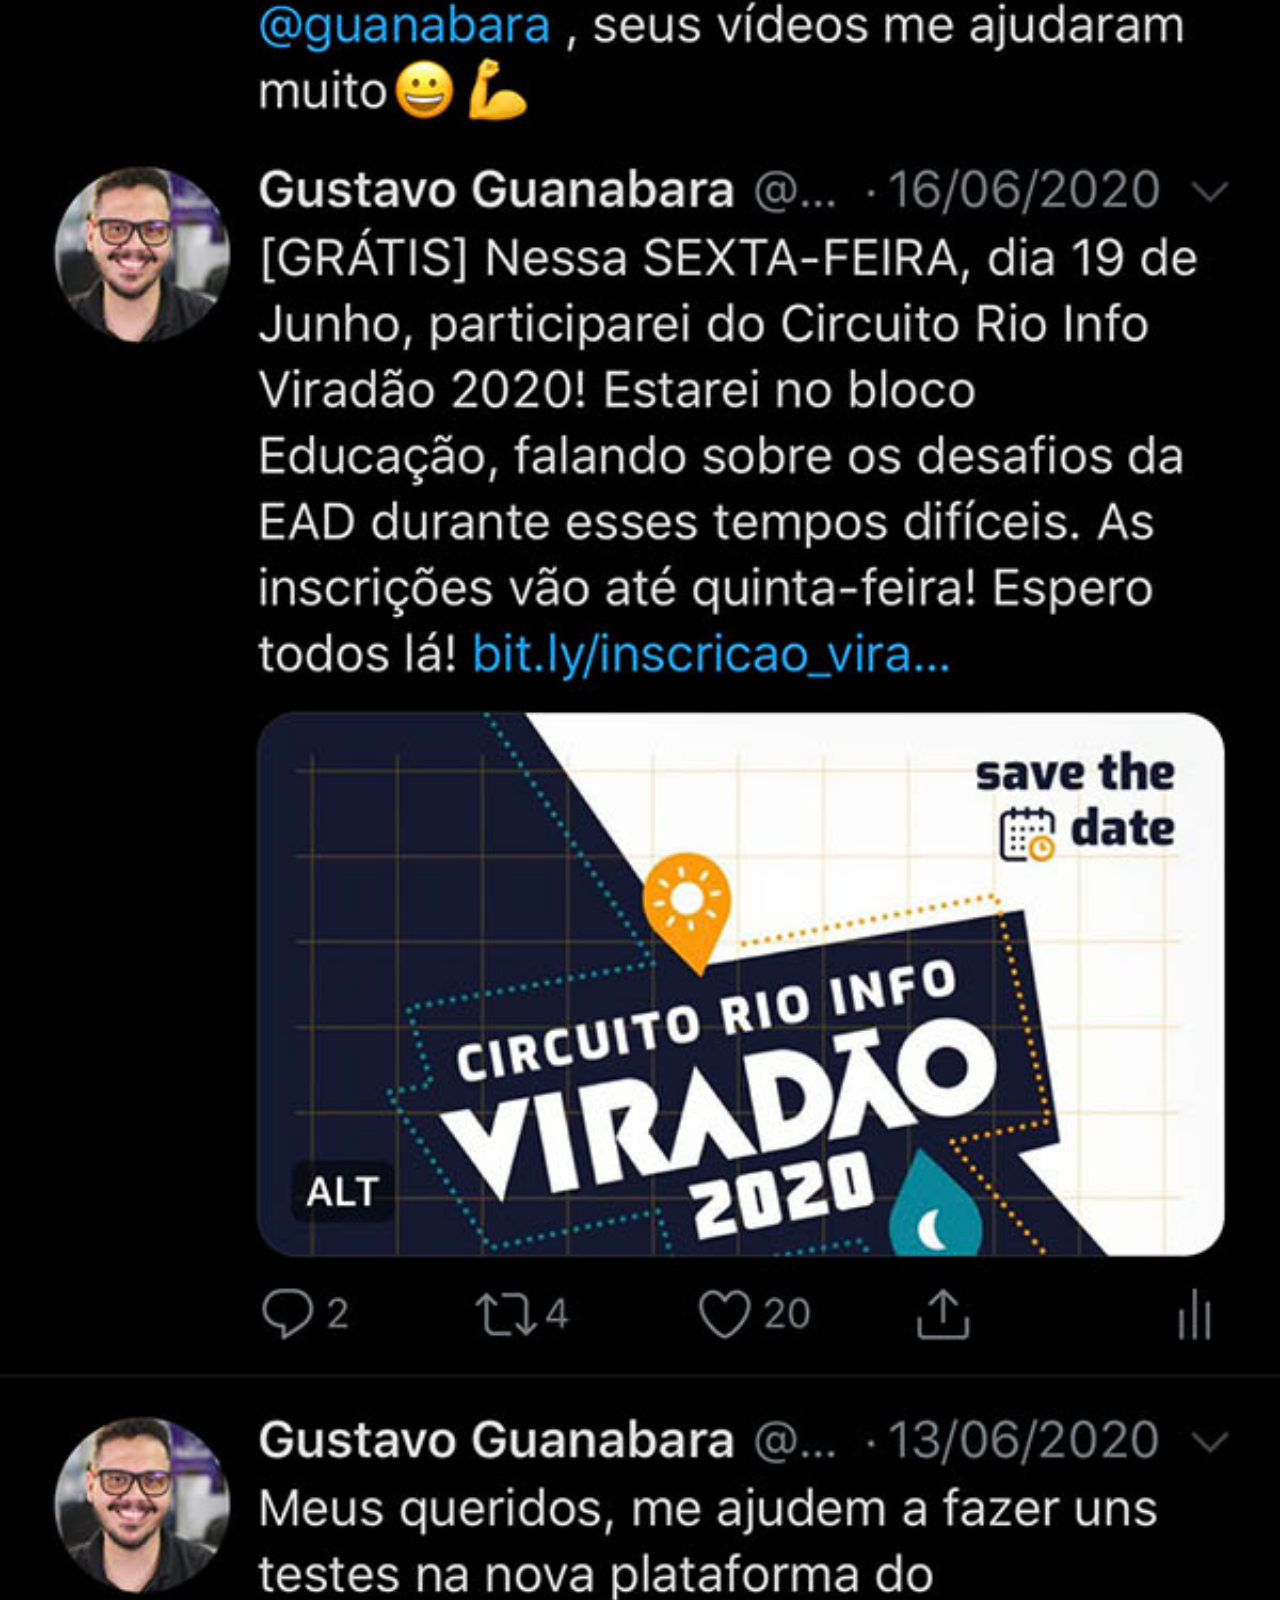
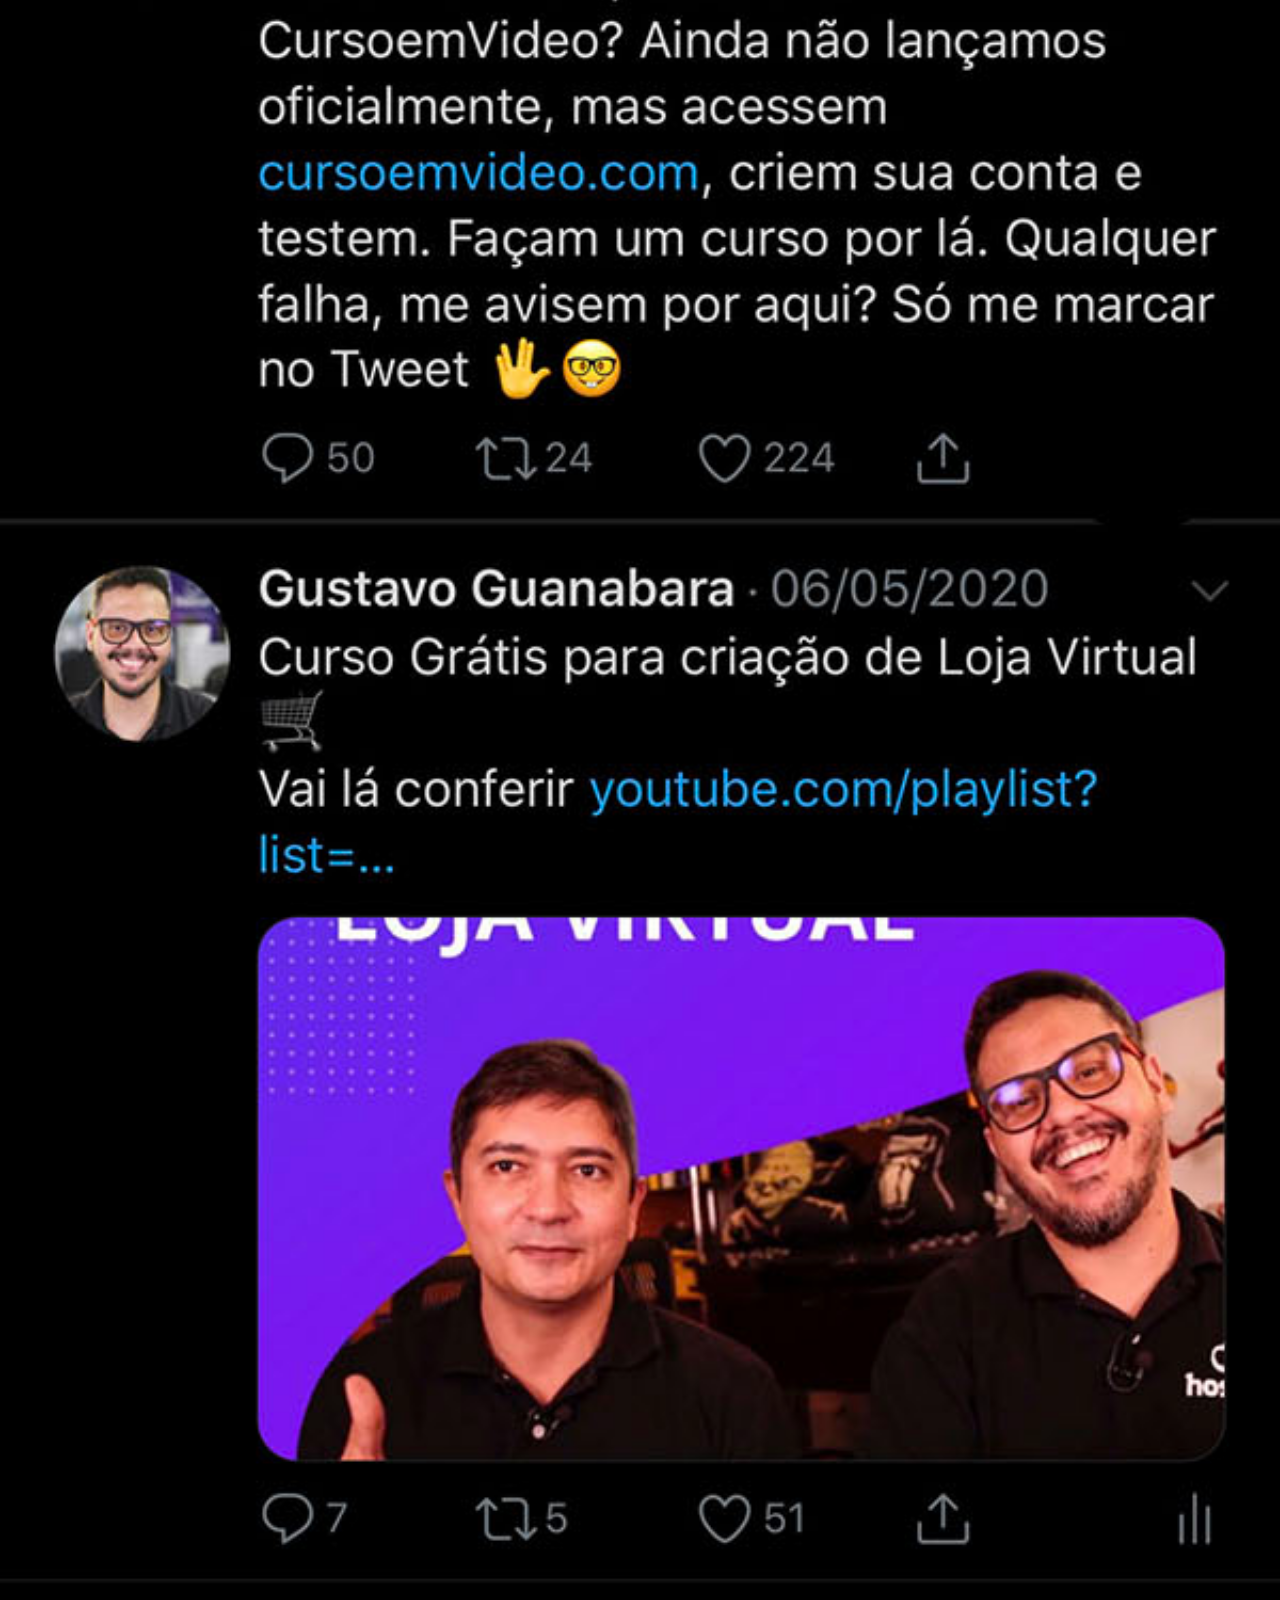
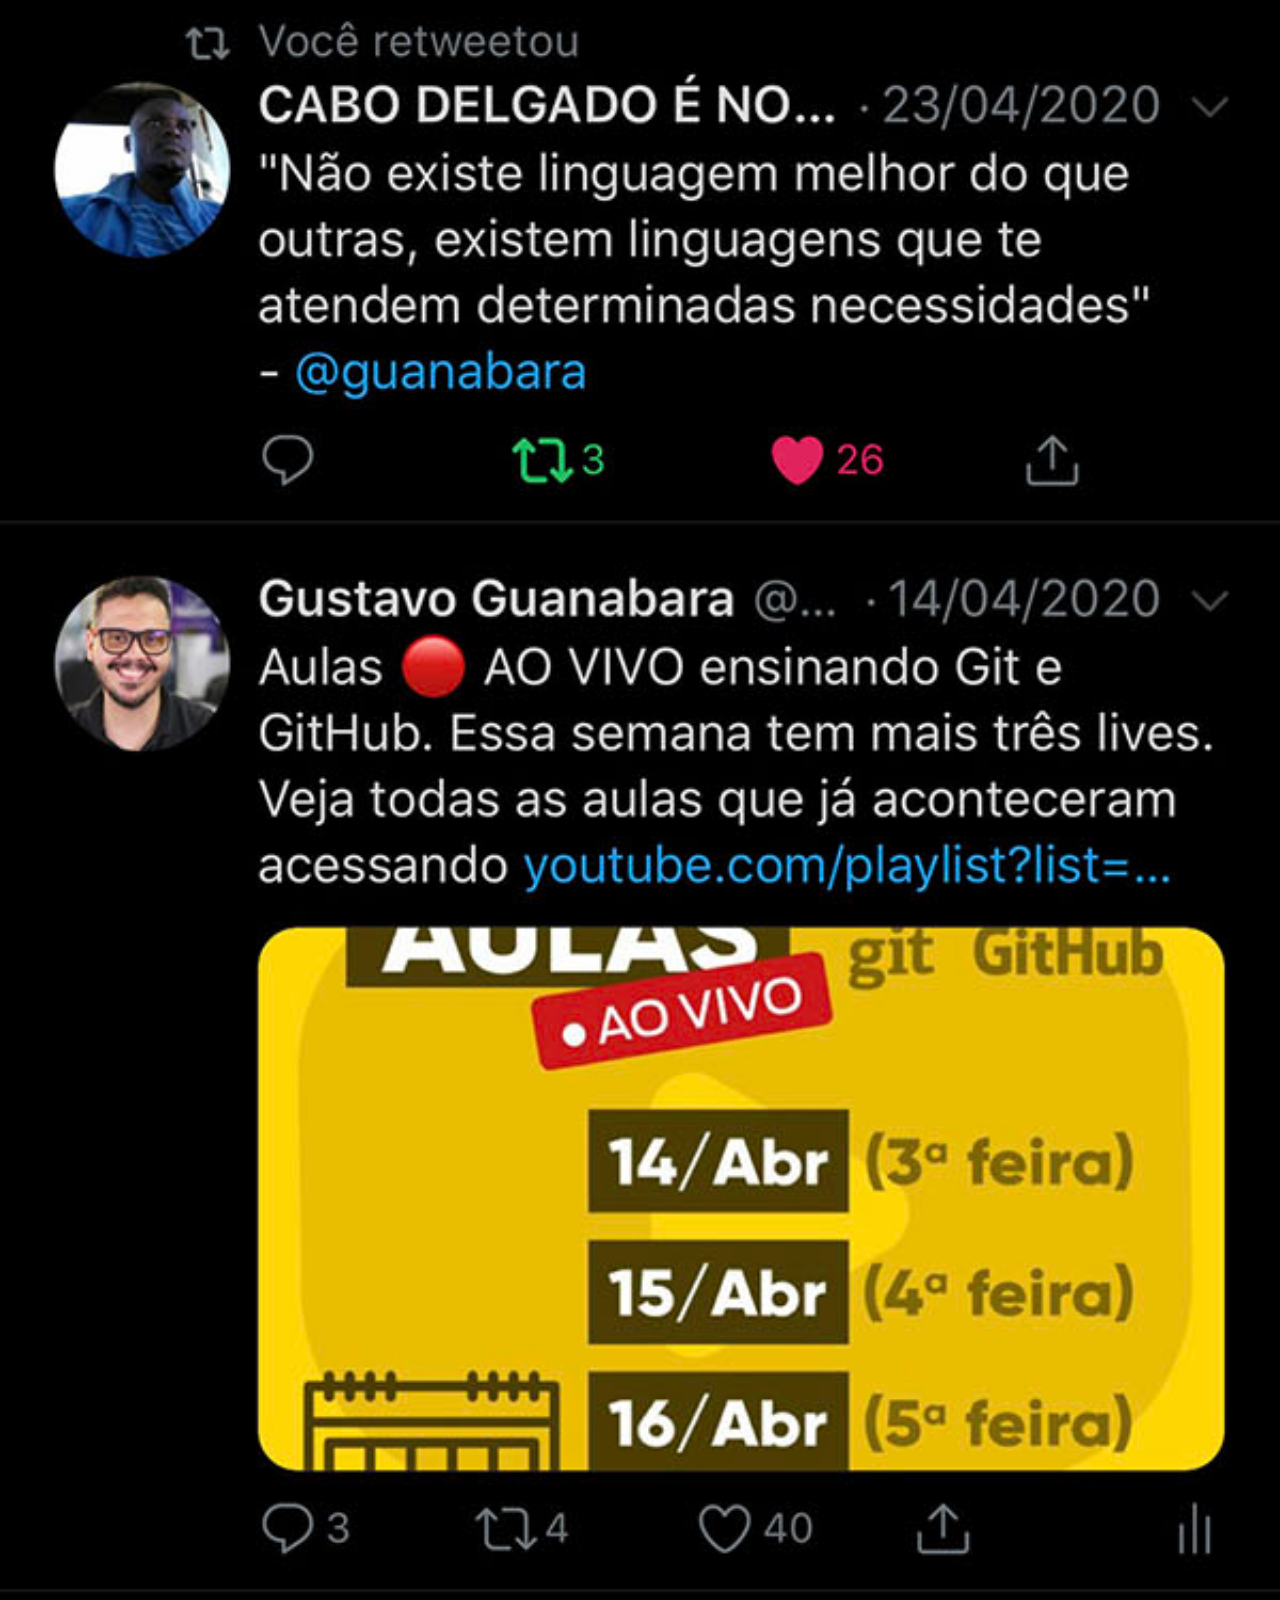
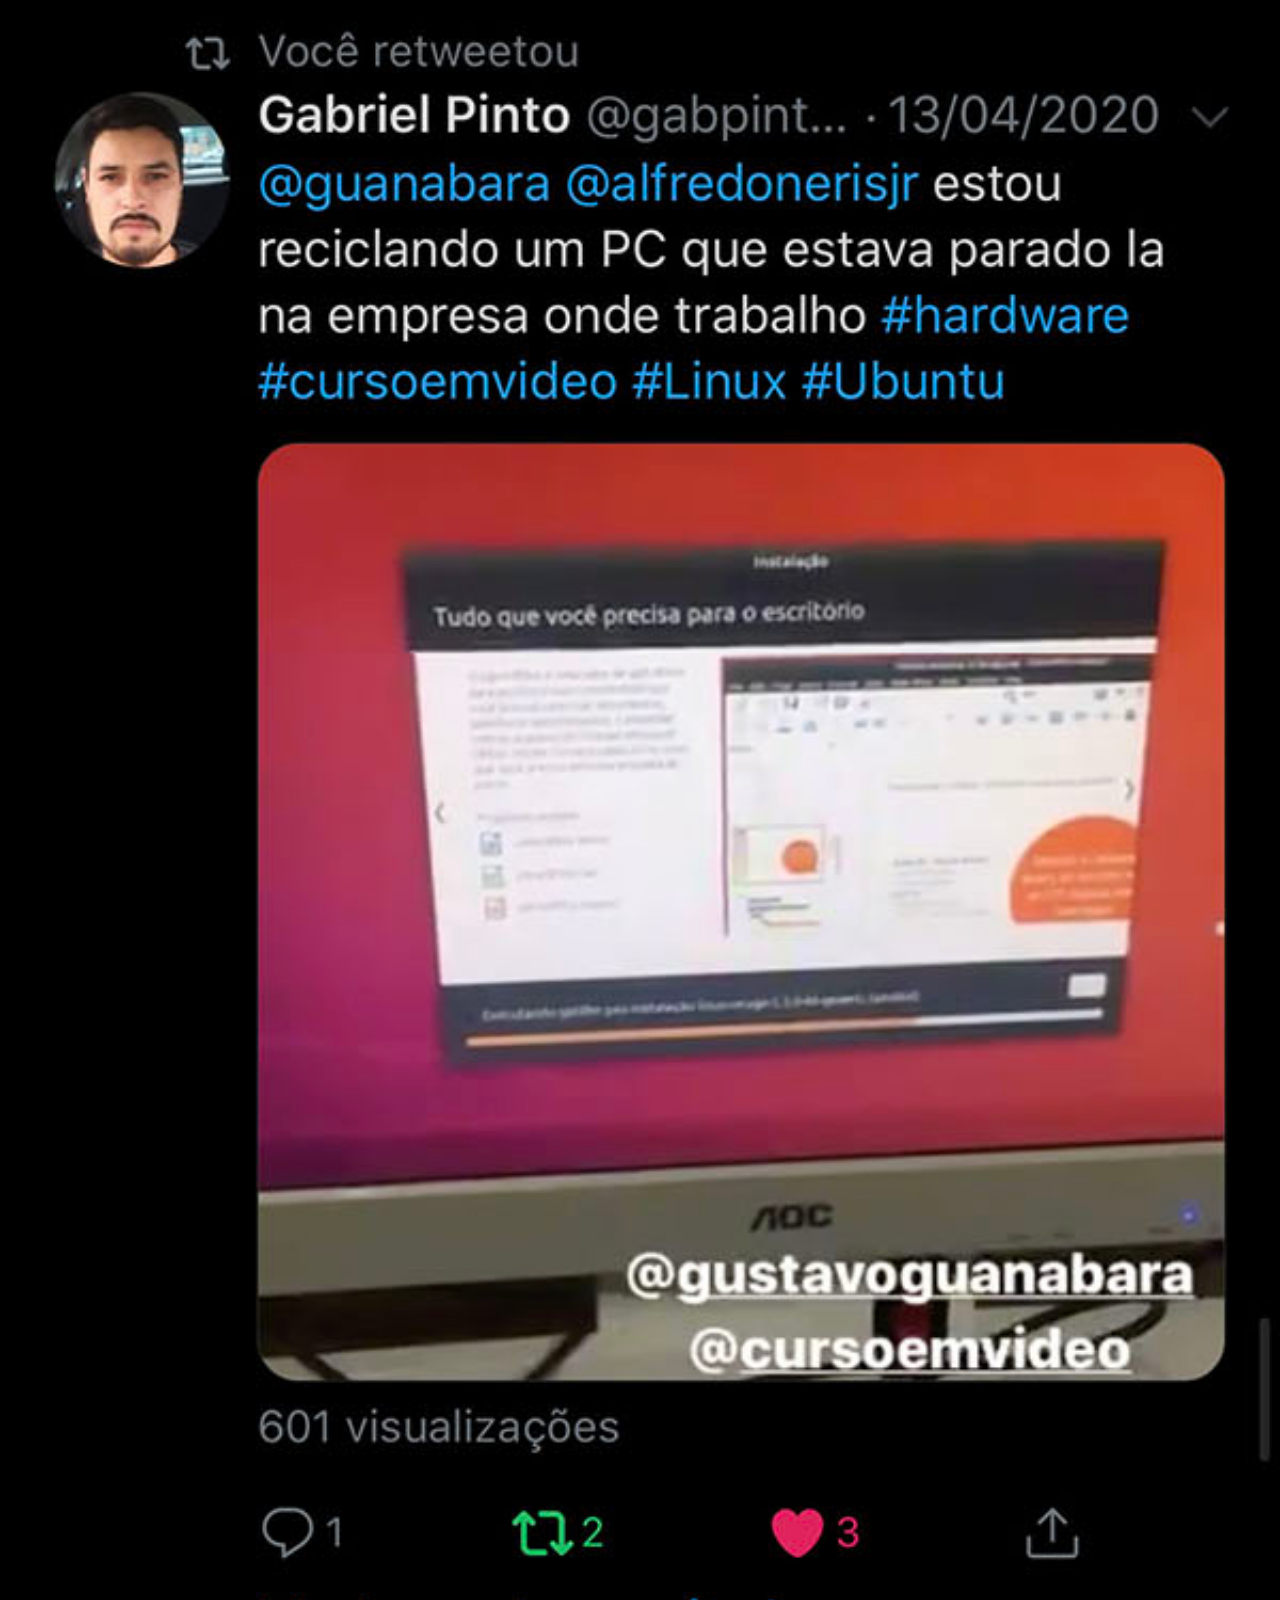
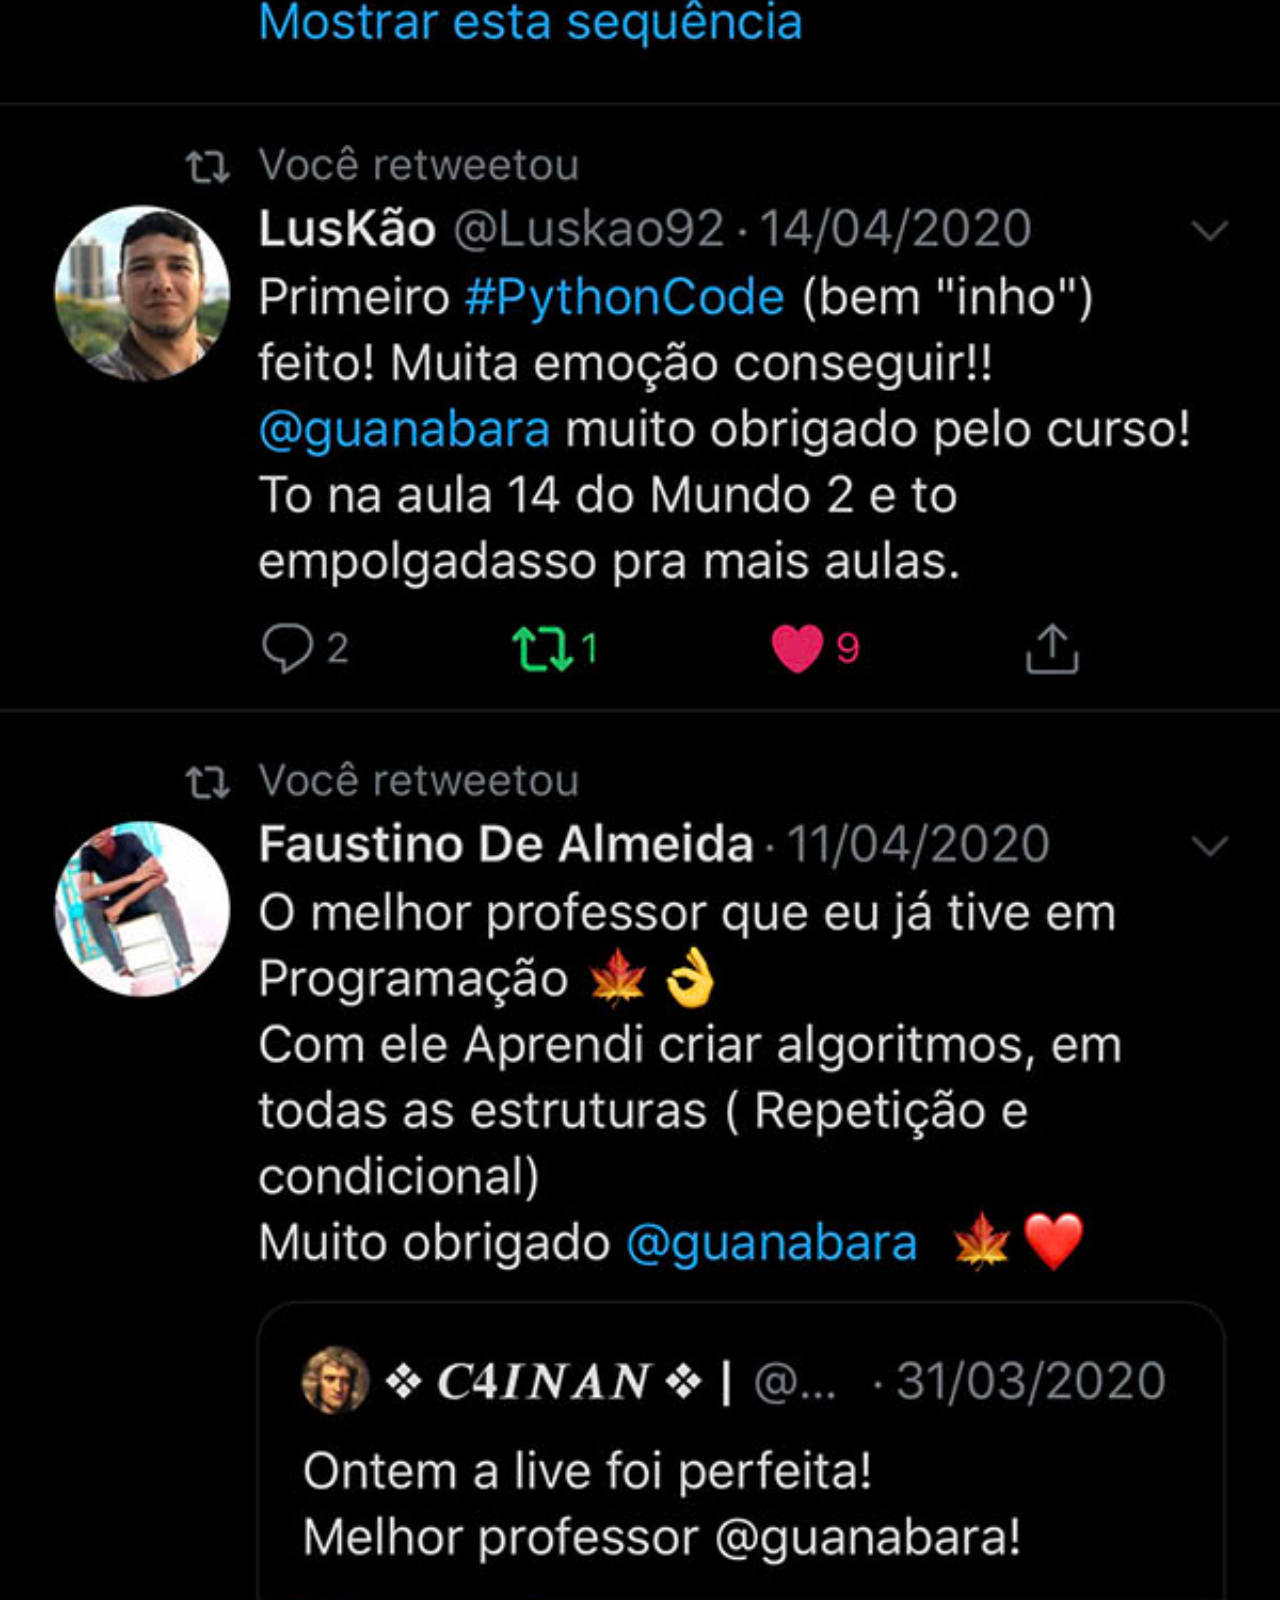
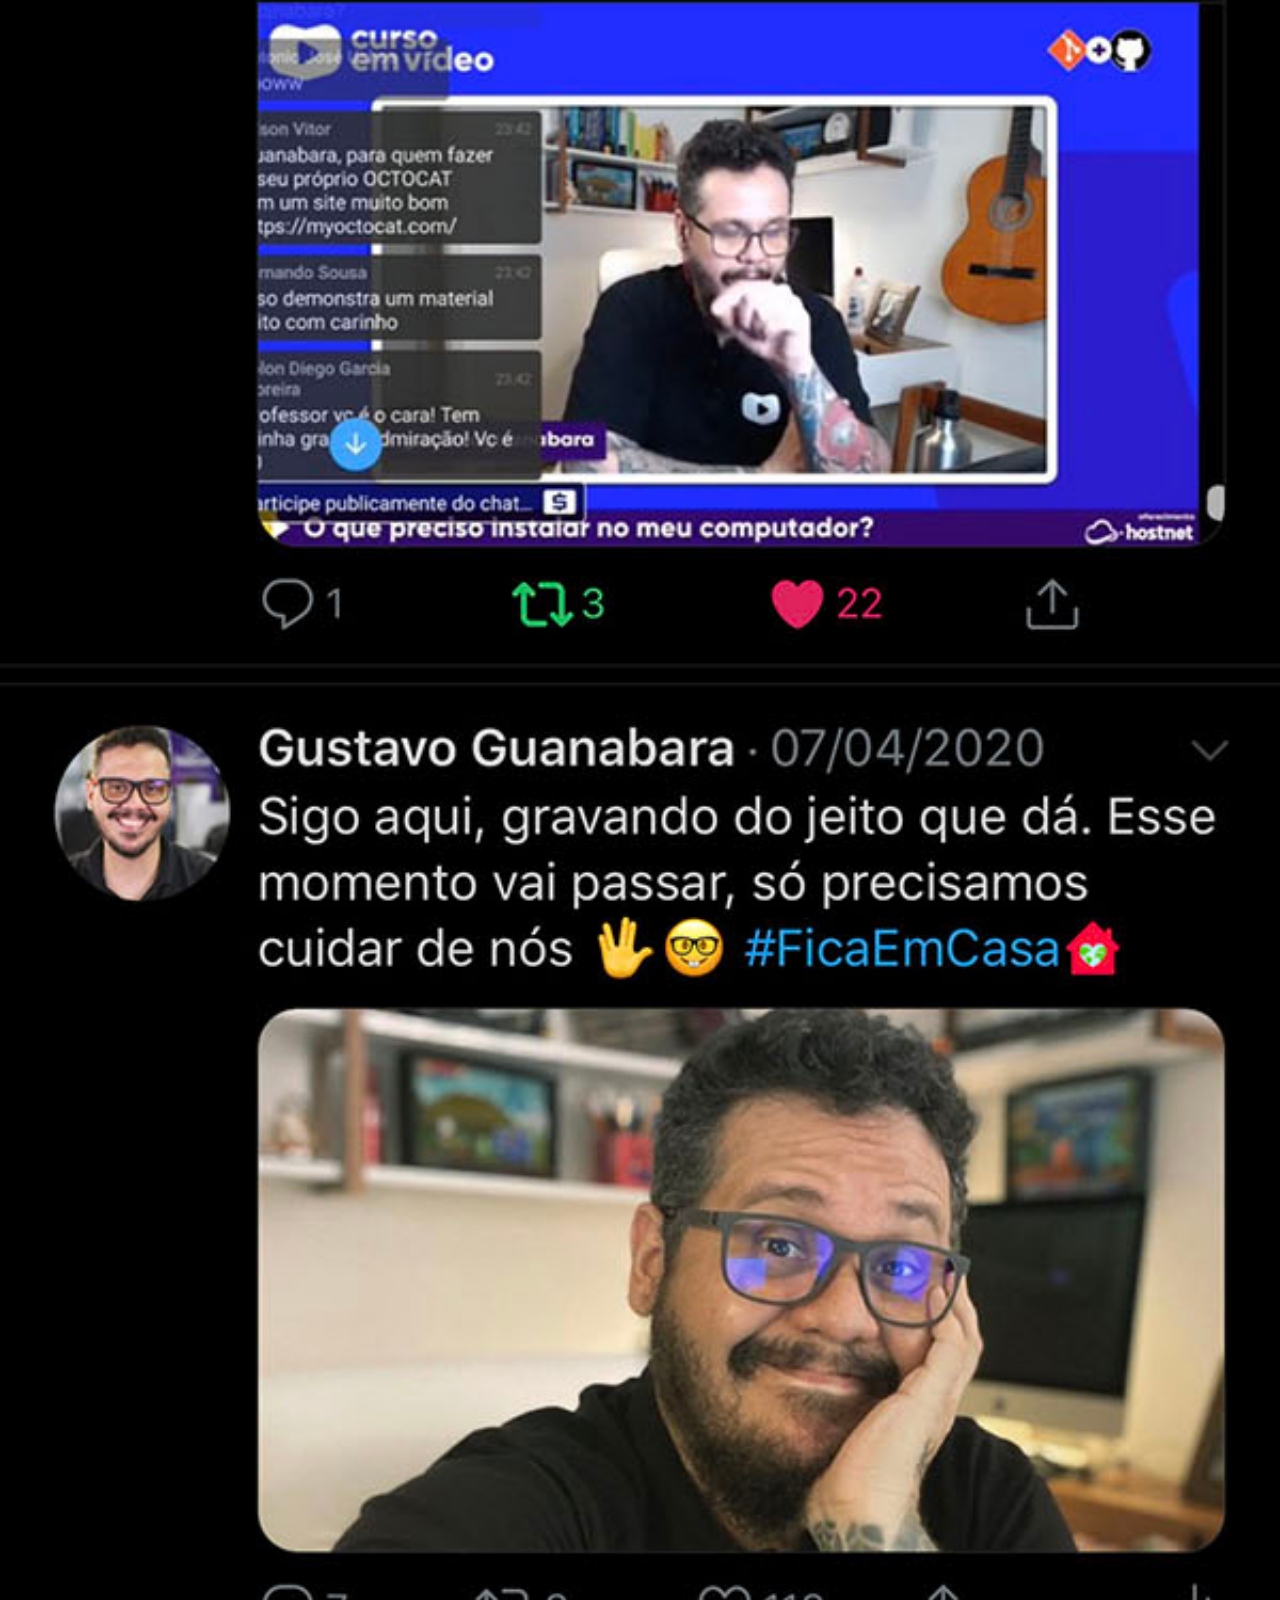
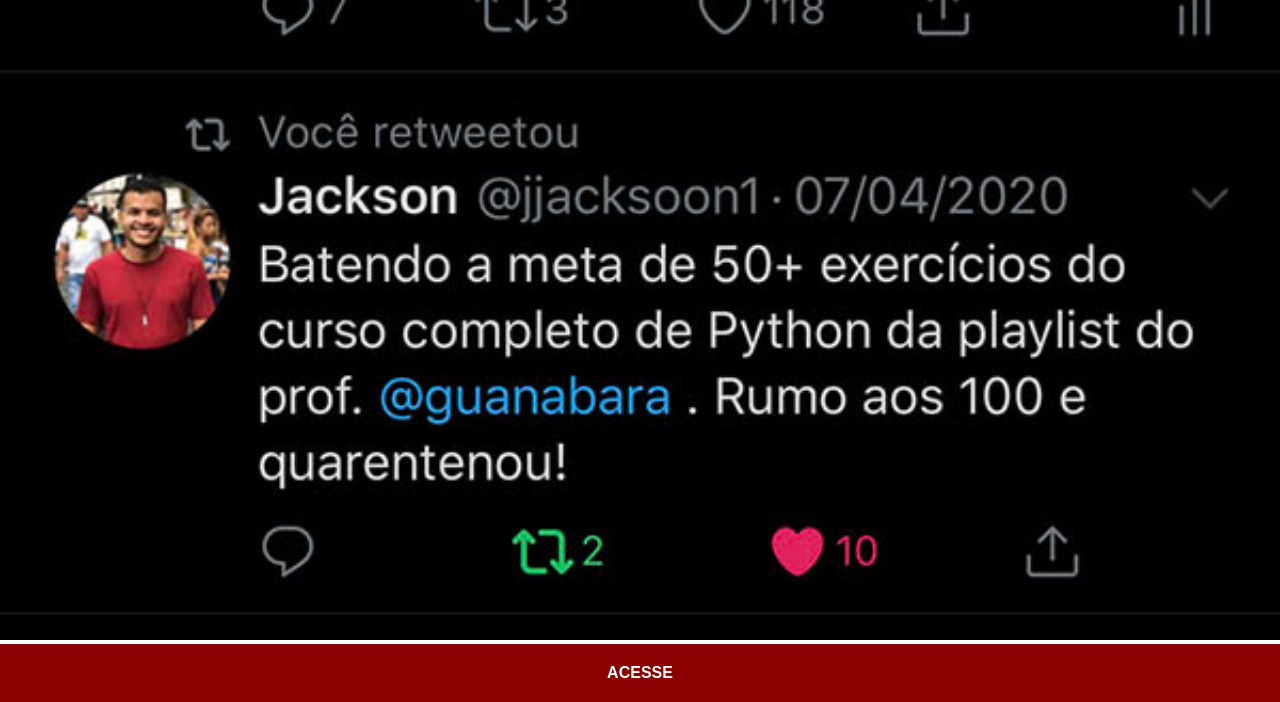
<file: twitter.html>
<!DOCTYPE html>
<html lang="pt-br">
<head>
    <meta charset="UTF-8">
    <meta name="viewport" content="width=device-width, initial-scale=1.0">
    <title>X</title>
    <link rel="stylesheet" href="estilos/social.css".css">
</head>
<body>
    <img src="pacote-d015/pacote-d015/imagens/tela-twitter.jpg" alt="X">
    <a href="https://x.com/guanabara" target="_blank">ACESSE</a>
</body>
</html>
</file>
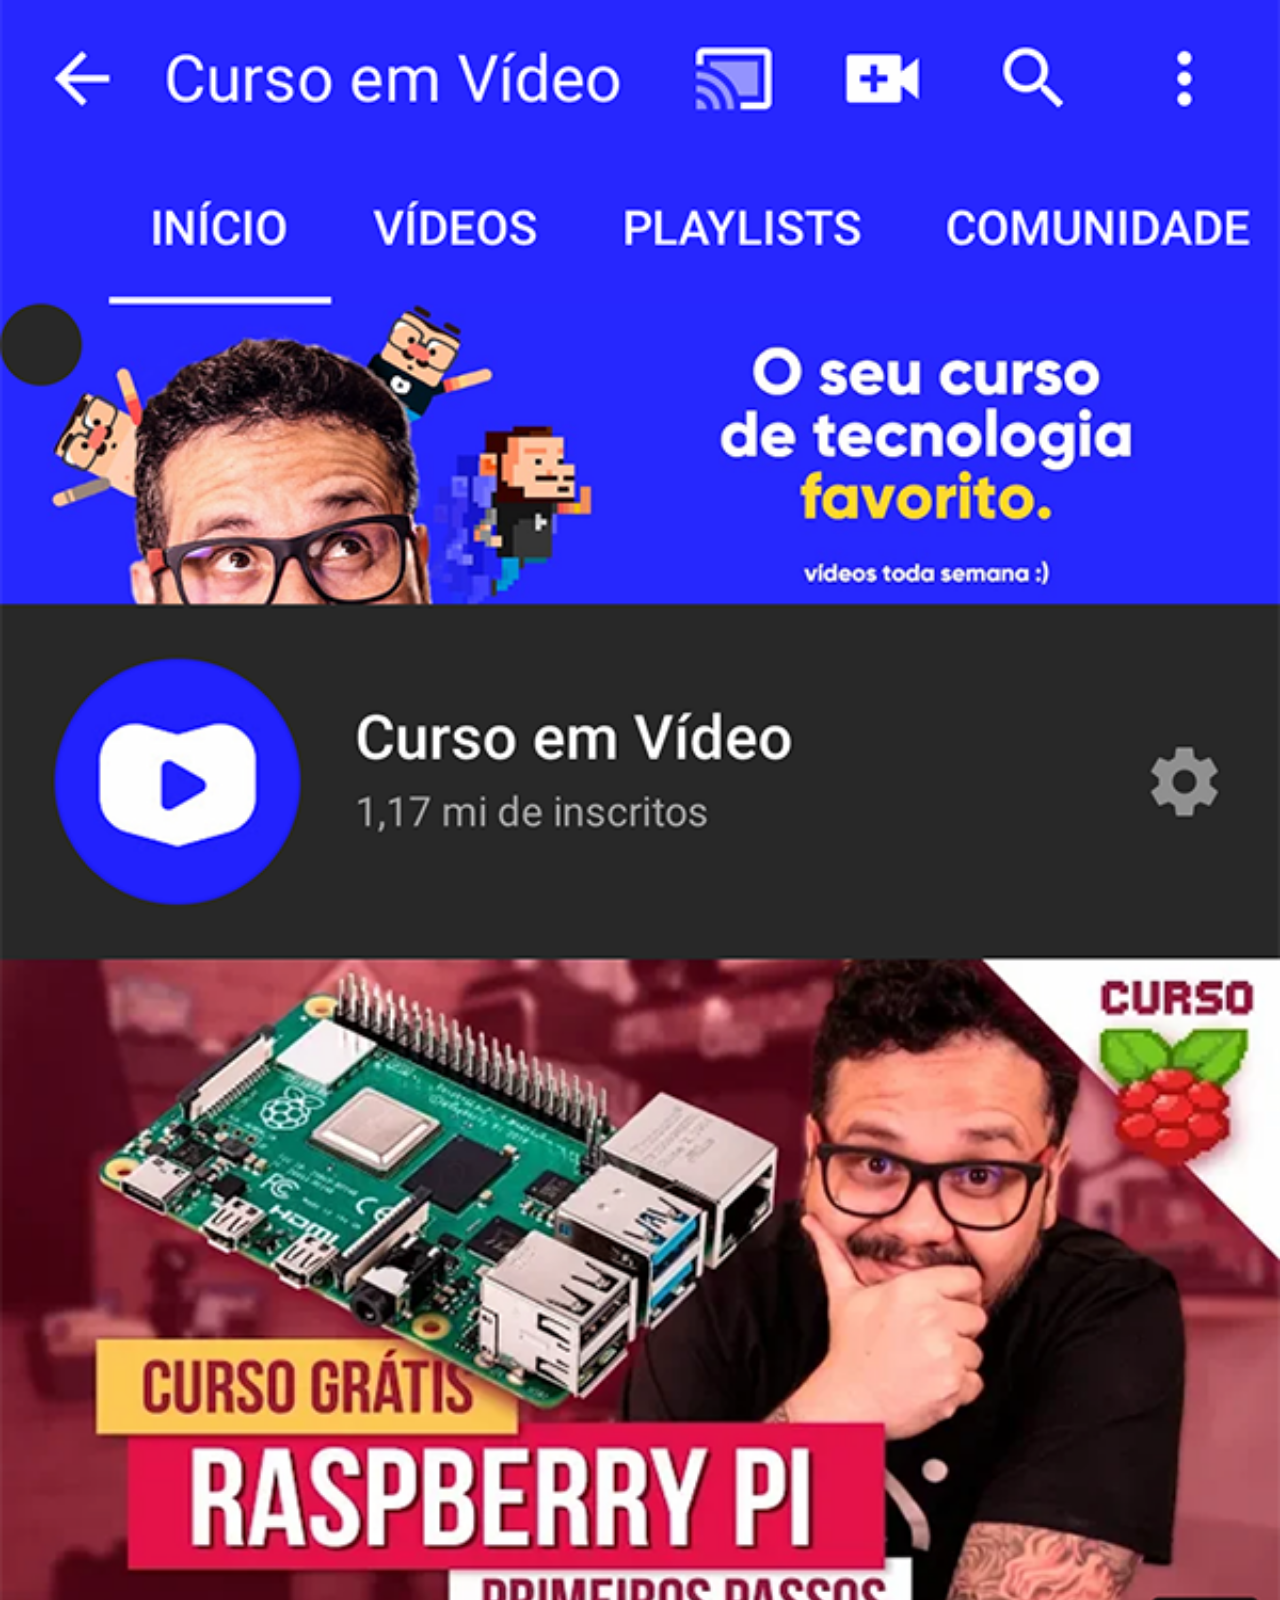
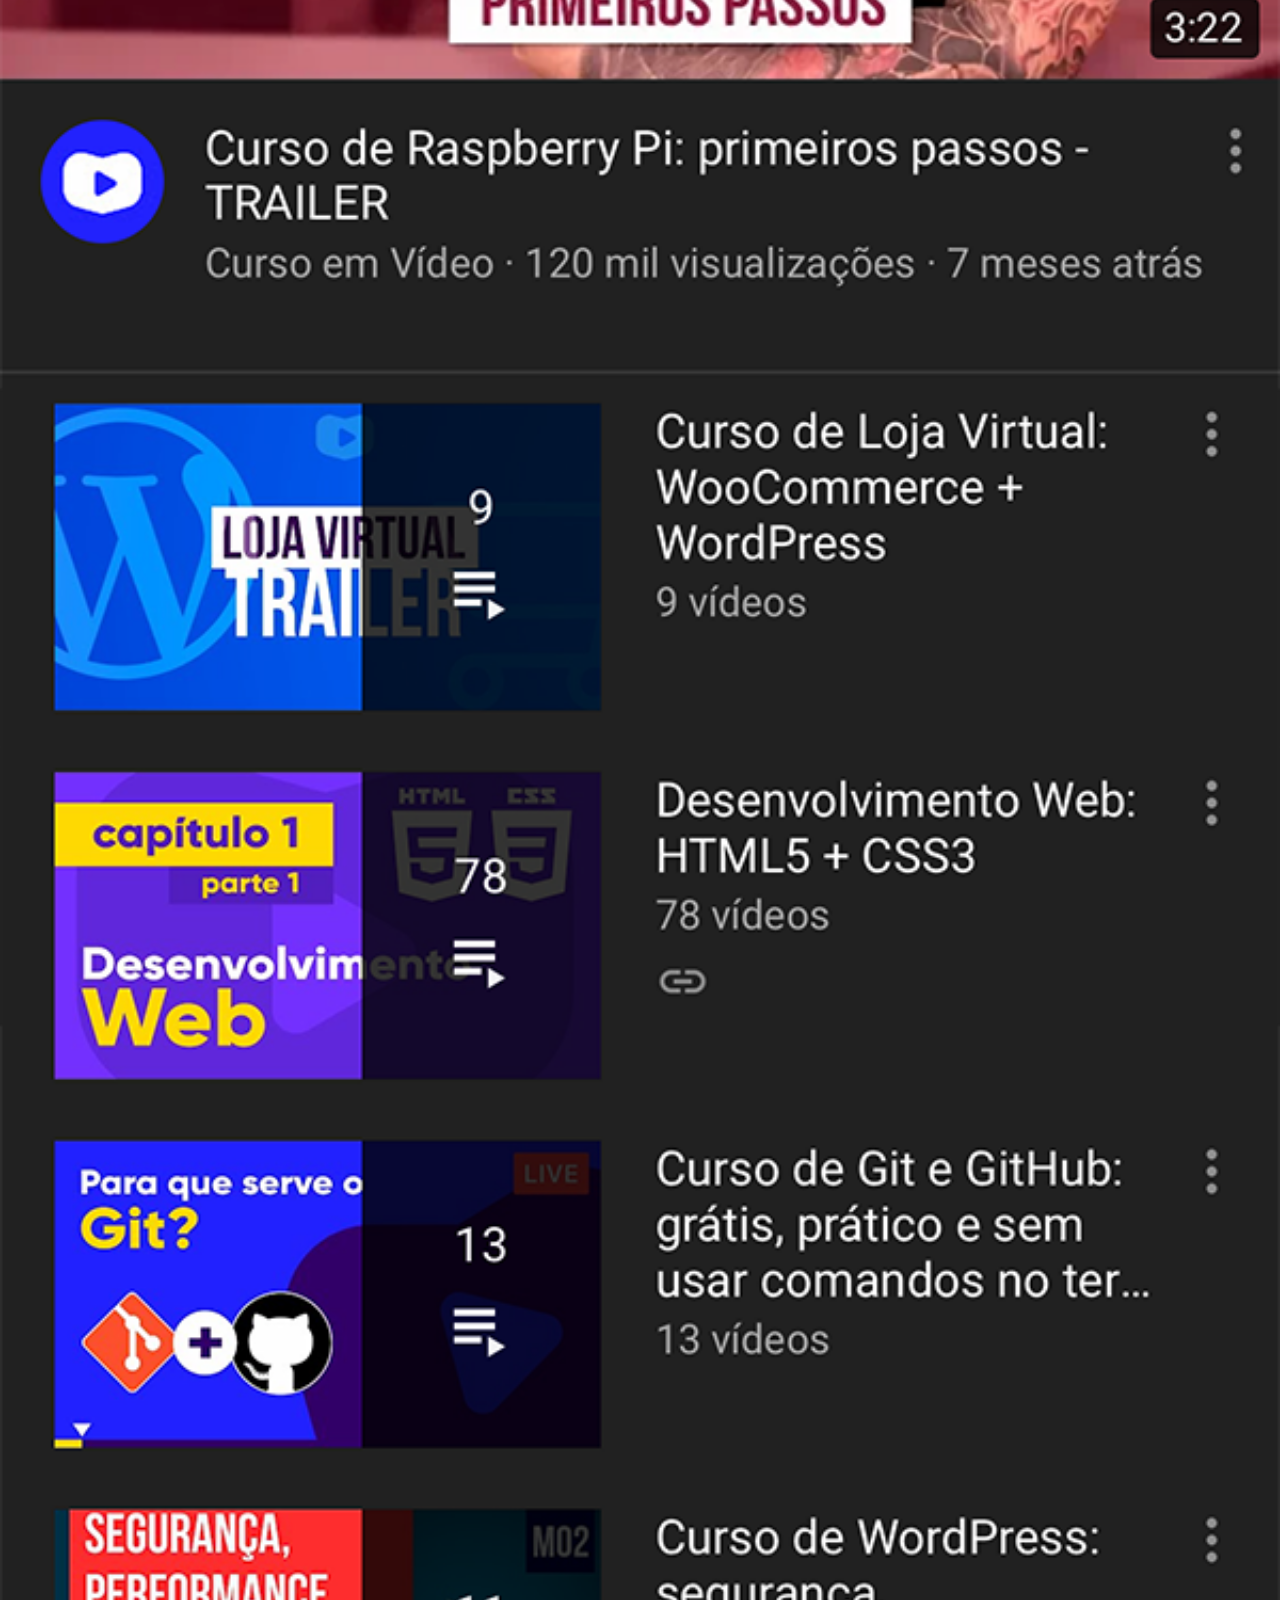
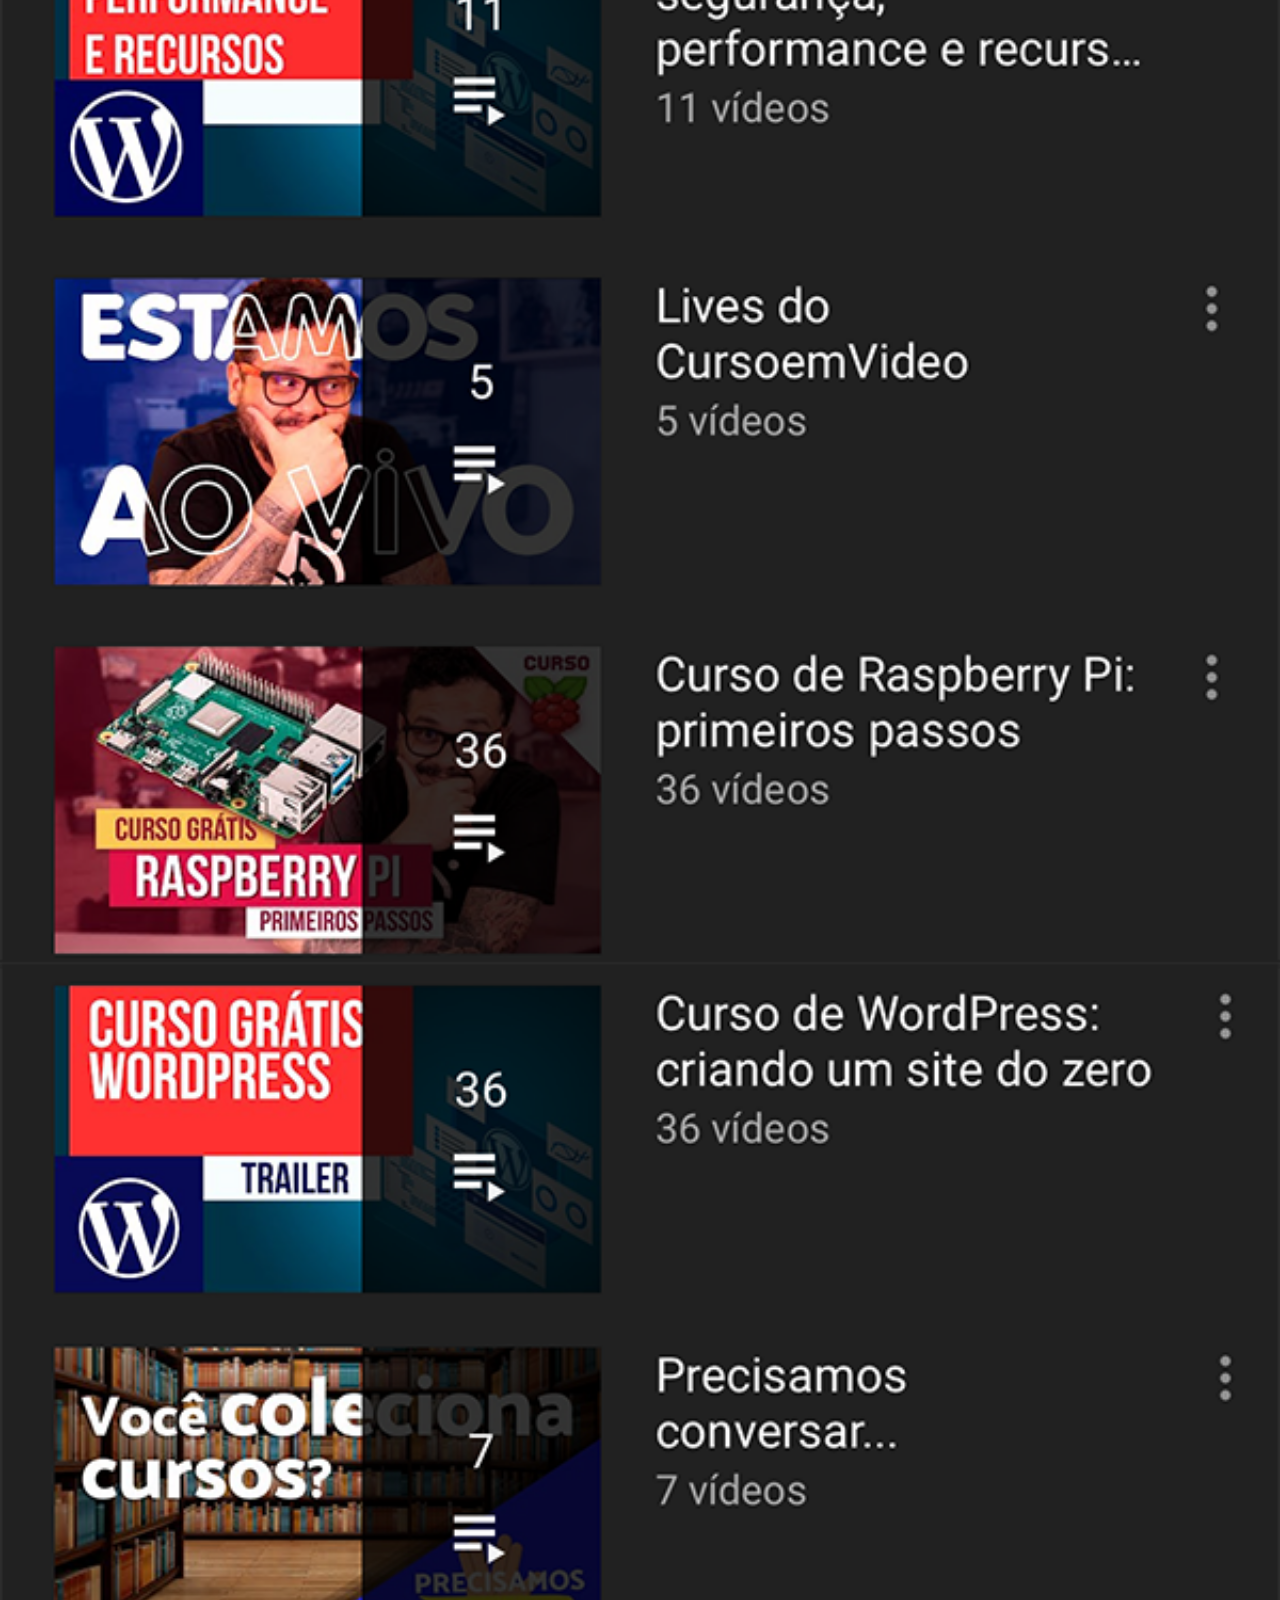
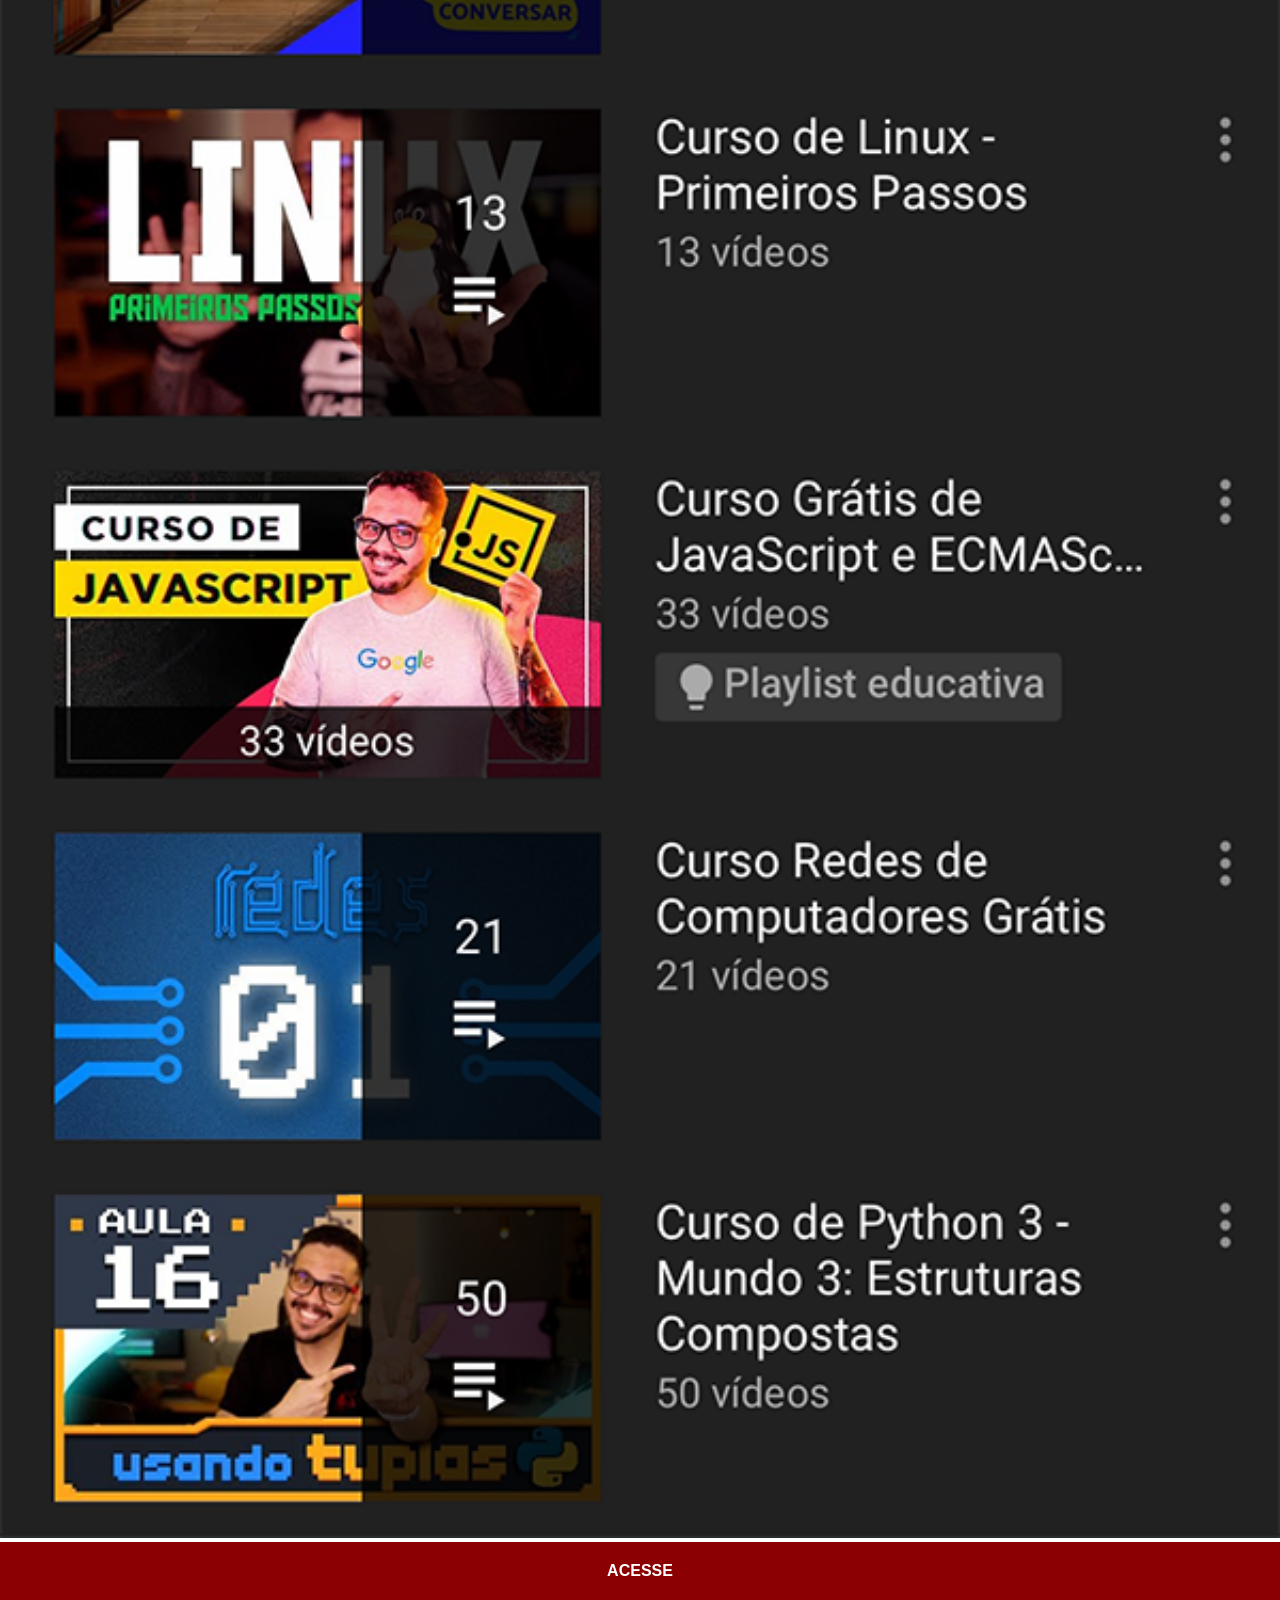
<file: youtube.html>
<!DOCTYPE html>
<html lang="pt-br">
<head>
    <meta charset="UTF-8">
    <meta name="viewport" content="width=device-width, initial-scale=1.0">
    <title>Youtube</title>
    <link rel="stylesheet" href="estilos/social.css">
</head>
<body>
    <img src="pacote-d015/pacote-d015/imagens/tela-youtube.png" alt="youtube"> 
    <a href="https://www.youtube.com/@cursoemvideo/playlists" target="_blank">ACESSE</a>
</body>
</html>
</file>
<file: estilos/style.css>
@charset 'UTF-8';

* {
    margin: 0;
    padding: 0;
    font-family: Arial, Helvetica, sans-serif;
}

html, body {
    height: 100vh;
    width: 100vw;
    background-color: black;
}


body {
    background: url(../pacote-d015/pacote-d015/imagens/fundo-madeira.jpg) no-repeat top center;
    background-size: cover;
    background-attachment: fixed;
}
main {
    height: 100vh;
    position: relative;
}

#telefone {
    position: absolute;
    top: 50%;
    left: 50%;
    transform: translate(-50%, -50%);
    height: 627px;
    width: 311px;
    background: url(../pacote-d015/pacote-d015/imagens/frame-iphone.png);
    background-repeat: no-repeat;
}

#tela {
    position: relative;
    top: 80px;
    left: 22px;
    width: 267px;
    height: 471px;
}

.logo {
    width: 60px;
    border-radius: 50%;
    margin: 10px;
    box-shadow: 2px 2px 5px rgba(0, 0, 0, 0.437);
    box-sizing: border-box;
}

#redes-sociais {
    display: flex;
    flex-direction: column;
    align-items: flex-end;
}

.logo:hover {
    border: 2px solid rgba(255, 255, 255, 0.575);
    transform: translate(-2px, -2px);
    box-shadow: 5px 5px 10px rgba(0, 0, 0, 0.438);
    transition: transform 0.2s, border 0.8s;
}
</file>
<file: estilos/social.css>
@charset 'UTF-8';

* {
            margin: 0px;
            padding: 0px;
            font-family: Arial, Helvetica, sans-serif;
        }

        ::-webkit-scrollbar {
            width: 0px;
            height: 0px;
        }

        img {
            width: 100vw;
        }

        a {
            display: block;
            background-color: darkred;
            color: white;
            padding: 20px;
            text-align: center;
            font-weight: bolder;
            text-decoration: none;
        }

        a:hover {
            background-color: red;
        }
</file>
